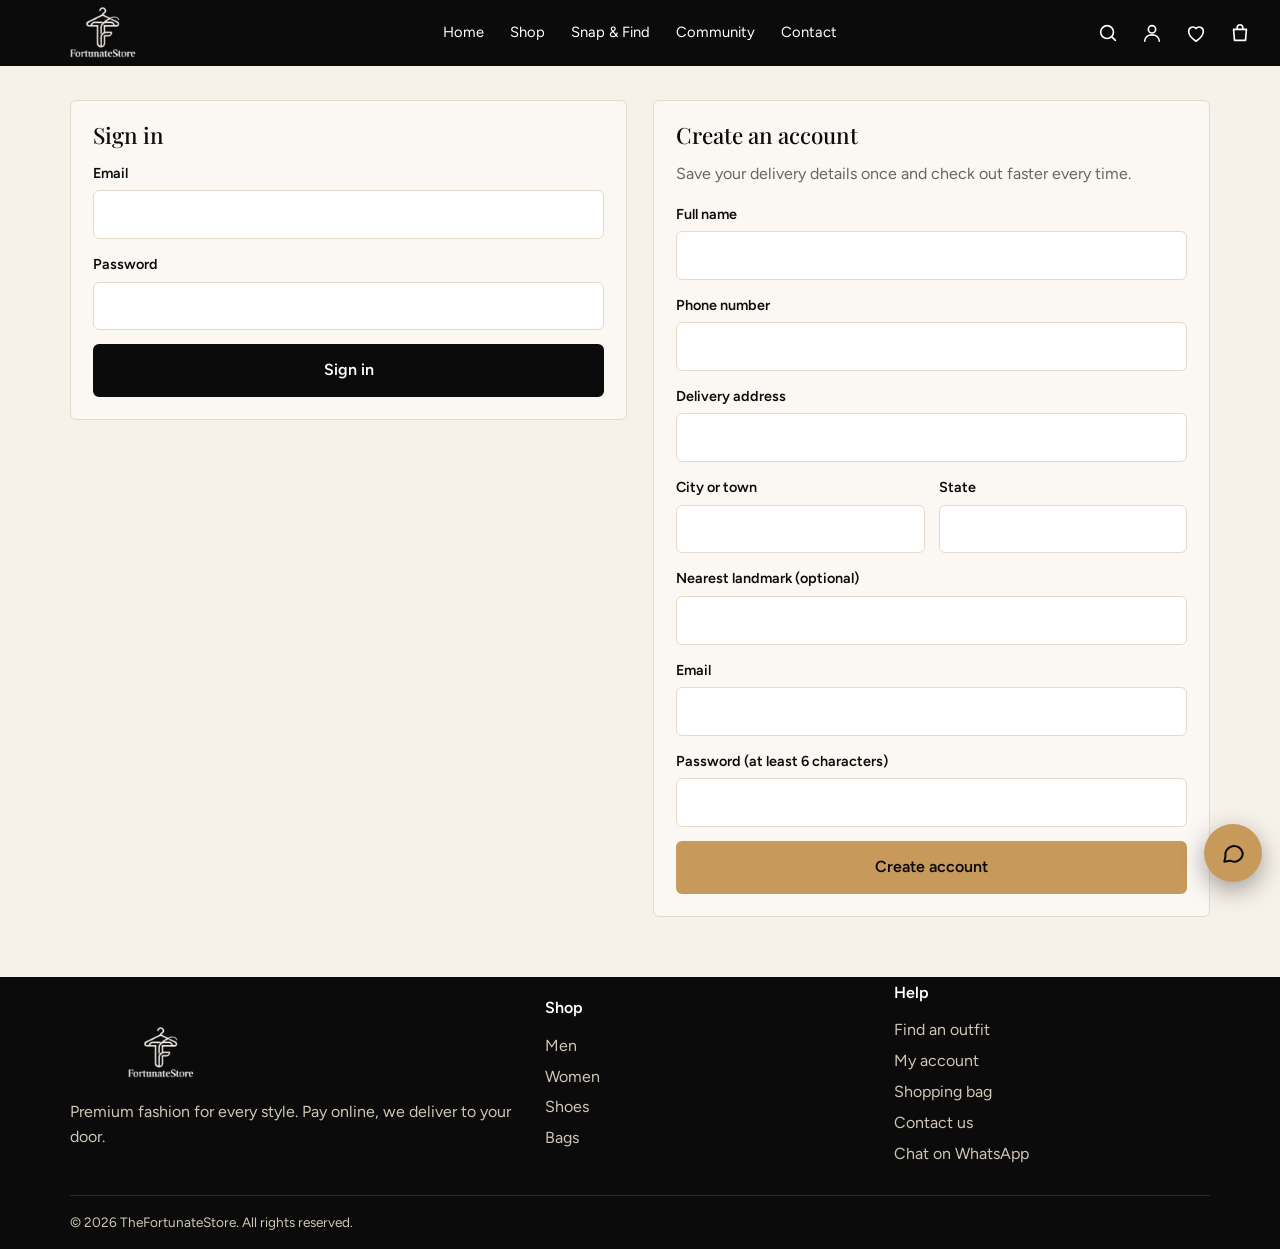
<file: account.html>
<!doctype html>
<html lang="en">
<head>
<meta charset="utf-8">
<meta name="viewport" content="width=device-width,initial-scale=1">
<title>My account | TheFortunateStore</title>
<link rel="preconnect" href="https://fonts.googleapis.com"><link rel="preconnect" href="https://fonts.gstatic.com" crossorigin>
<link href="https://fonts.googleapis.com/css2?family=Playfair+Display:wght@500;600&family=Figtree:wght@400;500;600;700&display=swap" rel="stylesheet">
<link rel="stylesheet" href="css/style.css">
</head>
<body>
<div id="hdr"></div>
<div class="wrap" id="main"></div>
<div id="ftr"></div>
<script src="js/config.js"></script>
<script src="js/products.js"></script>
<script src="js/app.js"></script>
<script src="js/support-chat.js"></script>
<script>
const qs = new URLSearchParams(location.search);
const next = qs.get("next");
const goNext = () => { location.href = next === "cart" ? "cart.html" : "account.html"; };
const val = id => $("#" + id).value.trim();
const showMsg = (id, m) => { const e = $("#" + id); e.textContent = m; e.style.display = "block"; };

const addressFields = (u = {}) => `
  <div class="field"><label for="address">Delivery address</label><input id="address" value="${esc(u.address || "")}" autocomplete="street-address"></div>
  <div class="two">
    <div class="field"><label for="city">City or town</label><input id="city" value="${esc(u.city || "")}"></div>
    <div class="field"><label for="state">State</label><input id="state" value="${esc(u.state || "")}"></div>
  </div>
  <div class="field"><label for="landmark">Nearest landmark (optional)</label><input id="landmark" value="${esc(u.landmark || "")}"></div>`;
const profileFields = (u = {}) => `
  <div class="field"><label for="name">Full name</label><input id="name" value="${esc(u.name || "")}" autocomplete="name"></div>
  <div class="field"><label for="phone">Phone number</label><input id="phone" type="tel" value="${esc(u.phone || "")}" autocomplete="tel"></div>`;

function signedOut() {
  $("#main").innerHTML = `<div class="signed">
    <div class="box"><h2>Sign in</h2>
      <div id="e1" class="msg err" style="display:none"></div>
      <form id="login" novalidate>
        <div class="field"><label for="le">Email</label><input id="le" type="email" autocomplete="email"></div>
        <div class="field"><label for="lp">Password</label><input id="lp" type="password" autocomplete="current-password"></div>
        <button class="btn dark block" type="submit">Sign in</button>
      </form></div>
    <div class="box"><h2>Create an account</h2>
      <p class="muted" style="margin-bottom:16px">Save your delivery details once and check out faster every time.</p>
      <div id="e2" class="msg err" style="display:none"></div>
      <form id="signup" novalidate>
        ${profileFields()}${addressFields()}
        <div class="field"><label for="se">Email</label><input id="se" type="email" autocomplete="email"></div>
        <div class="field"><label for="sp">Password (at least 6 characters)</label><input id="sp" type="password" autocomplete="new-password"></div>
        <button class="btn block" type="submit">Create account</button>
      </form></div></div>`;
  $("#login").onsubmit = async e => {
    e.preventDefault();
    const email = val("le").toLowerCase(), u = users()[email];
    if (!u || u.hash !== await sha(val("lp"))) return showMsg("e1", "That email and password don't match. Check both and try again, or create an account.");
    LS.set("session", email); goNext();
  };
  $("#signup").onsubmit = async e => {
    e.preventDefault();
    const d = { name: val("name"), phone: val("phone"), state: val("state"), address: val("address"), city: val("city"), landmark: val("landmark"), email: val("se").toLowerCase() };
    if (["name", "phone", "address", "city", "state"].some(k => !d[k])) return showMsg("e2", "Fill in all the delivery details so we know where to send your order.");
    if (!/^\S+@\S+\.\S+$/.test(d.email)) return showMsg("e2", "Enter a valid email address, for example name@gmail.com.");
    if (val("sp").length < 6) return showMsg("e2", "Choose a password with at least 6 characters.");
    if (users()[d.email]) return showMsg("e2", "There is already an account with that email. Sign in on the left.");
    d.hash = await sha(val("sp")); saveUser(d); LS.set("session", d.email); goNext();
  };
}

const orderRow = (o, short) => {
  const p = byId(o.items[0].id);
  return `<div class="order">${p ? art(p) : ""}<div style="flex:1"><b>Order #${esc(o.ref)}</b> <span class="pill">Order received</span>
    <div class="muted" style="font-size:.88rem">${new Date(o.date).toLocaleDateString("en-NG", { day: "numeric", month: "short", year: "numeric" })}${short ? "" : ", " + o.items.map(i => `${i.qty} x ${esc(i.name)}`).join(", ")}</div></div><b>${money(o.total)}</b></div>`;
};

function signedIn(u) {
  const mine = LS.get("orders", []).filter(o => o.owner === u.email);
  const spent = mine.reduce((n, o) => n + o.total, 0), saved = wishes().map(byId).filter(Boolean);
  let tab = qs.get("tab") || "dash";
  const TABS = [["dash", "Dashboard"], ["orders", "My Orders"], ["address", "My Addresses"], ["profile", "My Profile"], ["requests", "Outfit Requests"], ["saved", "Saved Items"]];
  const views = {
    dash: () => `<div class="sec-head" style="margin:0"><div><h2>My Dashboard</h2><p class="muted">Track your orders and manage your account.</p></div><a class="btn" href="shop.html">Keep shopping</a></div>
      <div class="stats"><div class="stat"><b>${mine.length}</b><span>Total orders</span></div><div class="stat"><b>${mine.reduce((n, o) => n + o.items.reduce((m, i) => m + i.qty, 0), 0)}</b><span>Items bought</span></div><div class="stat"><b>${saved.length}</b><span>Saved items</span></div><div class="stat"><b>${money(spent)}</b><span>Total spent</span></div></div>
      <div class="sec-head"><h2 style="font-size:1.3rem">Recent Orders</h2></div>${mine.length ? mine.slice(0, 3).map(o => orderRow(o, true)).join("") : `<div class="empty"><p>No orders yet.</p><a class="btn" style="margin-top:14px" href="shop.html">Start shopping</a></div>`}`,
    orders: () => `<h2 style="margin-bottom:16px">My Orders</h2>${mine.length ? mine.map(o => orderRow(o)).join("") : `<div class="empty"><p>No orders yet.</p><a class="btn" style="margin-top:14px" href="shop.html">Start shopping</a></div>`}`,
    address: () => `<h2 style="margin-bottom:6px">My Addresses</h2><p class="muted" style="margin-bottom:18px">We deliver to this address. You can change it for any order at checkout.</p>
      <div class="box" style="max-width:520px"><div id="m1" class="msg err" style="display:none"></div><div id="m2" class="msg ok" style="display:none">Address saved.</div>
      <form id="fa" novalidate>${addressFields(u)}<button class="btn block" type="submit">Save address</button></form></div>`,
    profile: () => `<h2 style="margin-bottom:18px">My Profile</h2>
      <div class="box" style="max-width:520px"><div id="m1" class="msg err" style="display:none"></div><div id="m2" class="msg ok" style="display:none">Profile saved.</div>
      <form id="fp" novalidate>${profileFields(u)}<div class="field"><label>Email</label><input value="${esc(u.email)}" disabled></div><button class="btn block" type="submit">Save profile</button></form></div>`,
    requests: () => { const r = LS.get("requests", []).filter(x => x.owner === u.email);
      return `<div class="sec-head" style="margin:0 0 16px"><div><h2>Outfit Requests</h2><p class="muted">Photos you sent us to find. We message you when we have a match in stock.</p></div><a class="btn" href="find-outfit.html">New request</a></div>` +
        (r.length ? r.map(reqRow).join("") : `<div class="empty"><p>No requests yet. Saw something you love? Send us a photo.</p><a class="btn" style="margin-top:14px" href="find-outfit.html">Find an outfit</a></div>`); },
    saved: () => `<h2 style="margin-bottom:18px">Saved Items</h2>${saved.length ? `<div class="grid">${saved.map(tile).join("")}</div>` : `<div class="empty"><p>Tap the heart on any product to save it here.</p><a class="btn" style="margin-top:14px" href="shop.html">Browse products</a></div>`}`
  };
  const draw = () => {
    $("#main").innerHTML = `<div class="dash"><aside>
      <div class="who"><div class="avatar">${esc(u.name.split(" ").map(w => w[0]).slice(0, 2).join("").toUpperCase())}</div><b>${esc(u.name)}</b><div class="muted" style="font-size:.85rem">${esc(u.email)}</div></div>
      <nav class="dnav">${TABS.map(([k, l]) => `<button data-t="${k}" class="${tab === k ? "on" : ""}">${l}</button>`).join("")}<button id="out">Logout</button></nav></aside>
      <main>${views[tab]()}</main></div>`;
    $$(".dnav [data-t]").forEach(b => b.onclick = () => { tab = b.dataset.t; draw(); });
    $("#out").onclick = () => { LS.set("session", null); location.href = "index.html"; };
    const save = (id, keys) => { const f = $(id); if (!f) return; f.onsubmit = e => {
      e.preventDefault(); const d = Object.fromEntries(keys.map(k => [k, val(k)]));
      if (keys.filter(k => k !== "landmark").some(k => !d[k])) { $("#m2").style.display = "none"; return showMsg("m1", "Fill in all the required details."); }
      $("#m1").style.display = "none"; Object.assign(u, d); saveUser(u); $("#m2").style.display = "block"; layout("account");
    }; };
    save("#fa", ["address", "city", "state", "landmark"]); save("#fp", ["name", "phone"]);
  };
  draw();
}

layout("account");
const me = currentUser();
me ? signedIn(me) : signedOut();
</script>
</body>
</html>
</file>
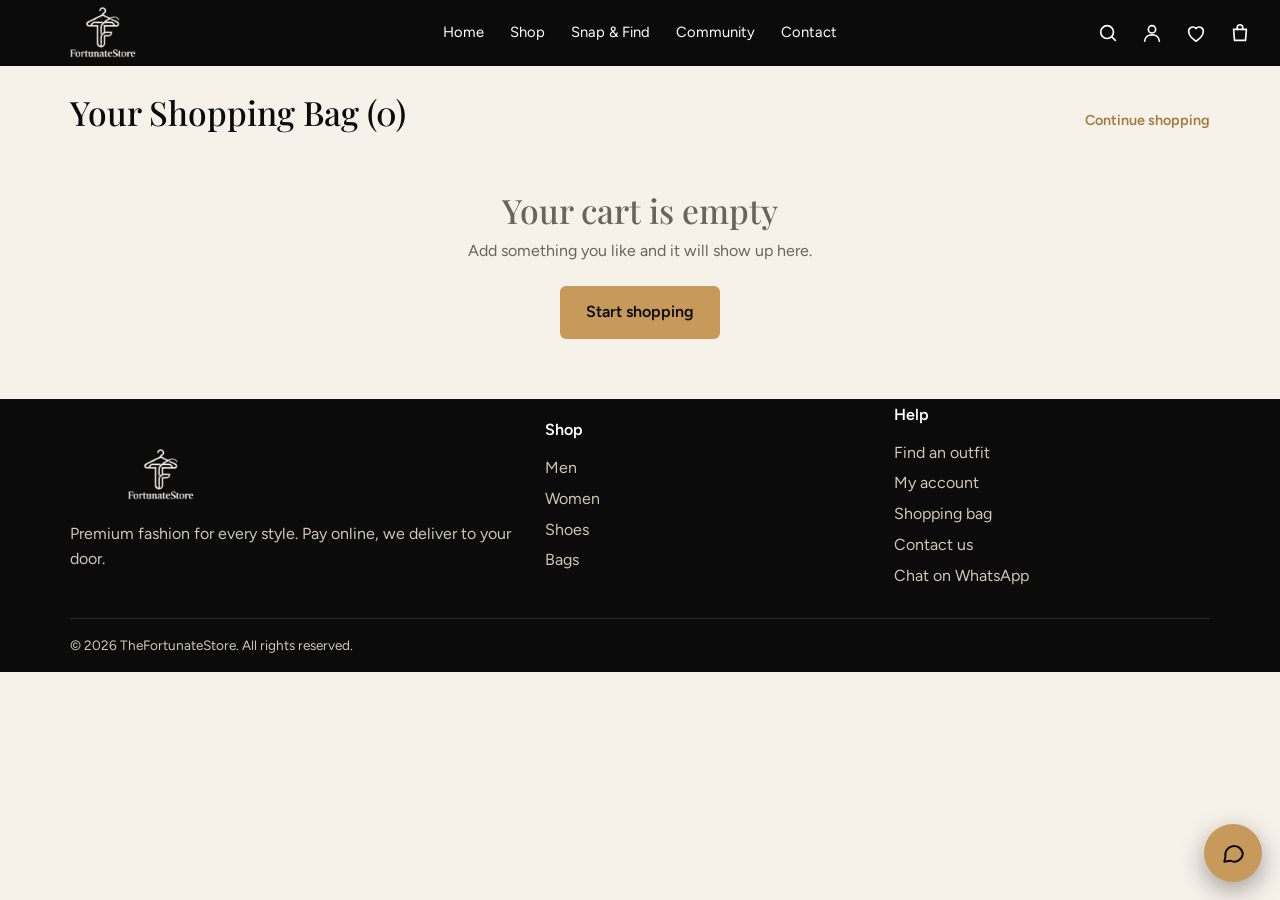
<file: cart.html>
<!doctype html>
<html lang="en">
<head>
<meta charset="utf-8">
<meta name="viewport" content="width=device-width,initial-scale=1">
<title>Shopping bag | TheFortunateStore</title>
<link rel="preconnect" href="https://fonts.googleapis.com"><link rel="preconnect" href="https://fonts.gstatic.com" crossorigin>
<link href="https://fonts.googleapis.com/css2?family=Playfair+Display:wght@500;600&family=Figtree:wght@400;500;600;700&display=swap" rel="stylesheet">
<link rel="stylesheet" href="css/style.css">
</head>
<body>
<div id="hdr"></div>
<div class="wrap"><div class="sec-head" style="margin:28px 0 0"><h2 id="ph">Your Shopping Bag</h2><a class="link" href="shop.html">Continue shopping</a></div></div>
<div class="wrap" id="main"></div>
<div id="ftr"></div>
<script src="https://js.paystack.co/v1/inline.js"></script>
<script src="js/config.js"></script>
<script src="js/products.js"></script>
<script src="js/app.js"></script>
<script src="js/support-chat.js"></script>
<script>
layout("cart");
const demoMode = /X{4,}/.test(S.paystackKey);
const orderLink = o => "https://wa.me/" + S.whatsapp + "?text=" + encodeURIComponent(orderText(o));

function orderText(o) {
  return `NEW ORDER ${o.ref}\n\n` +
    o.items.map(i => `${i.qty} x ${i.name} (${i.color}, size ${i.size}) = ${money(i.price * i.qty)}`).join("\n") +
    `\n\nSubtotal: ${money(o.subtotal)}\nDelivery: ${money(o.delivery)}\nTOTAL PAID: ${money(o.total)}\n\n` +
    `DELIVER TO\n${o.customer.name}\nPhone: ${o.customer.phone}\nEmail: ${o.customer.email}\n` +
    `${o.customer.address}${o.customer.landmark ? ", near " + o.customer.landmark : ""}\n${o.customer.city}, ${o.customer.state}` +
    (o.customer.note ? `\nNote: ${o.customer.note}` : "") +
    `\n\nPayment: ${o.demo ? "TEST MODE, no payment taken" : "Paystack ref " + o.ref}`;
}

function show() {
  const { lines, subtotal, delivery, total } = cartLines();
  const u = currentUser();
  $("#ph").textContent = "Your Shopping Bag (" + cartCount() + ")";
  if (!lines.length) {
    $("#main").innerHTML = `<div class="empty"><h2>Your cart is empty</h2><p style="margin:10px auto 22px">Add something you like and it will show up here.</p><a class="btn" href="shop.html">Start shopping</a></div>`;
    return;
  }
  const items = lines.map((l, i) => `
    <div class="line">
      ${art(l.p)}
      <div><a href="product.html?id=${l.p.id}"><b>${esc(l.p.name)}</b></a>
        <div class="muted" style="font-size:.9rem">${esc(l.color)}, size ${esc(l.size)}</div>${l.off ? `<span class="pill">${Math.round(l.off * 100)}% off deal</span>` : ""}
        <button class="rm" data-rm="${i}">Remove</button></div>
      <div style="text-align:right"><b>${money(l.unit * l.qty)}</b>${l.off ? `<div class="muted" style="font-size:.8rem"><s>${money(l.p.price * l.qty)}</s></div>` : ""}
        <div class="qty" style="margin-top:8px"><button data-dec="${i}" aria-label="Fewer">−</button><span>${l.qty}</span><button data-inc="${i}" aria-label="More">+</button></div></div>
    </div>`).join("");

  const form = u ? `
    <form id="pay" novalidate>
      <h2>Delivery details</h2>
      <p class="muted" style="margin-bottom:16px">Taken from your account. Change anything for this order.</p>
      <div id="err" class="msg err" style="display:none"></div>
      <div class="two">
        <div class="field"><label for="name">Full name</label><input id="name" value="${esc(u.name)}" autocomplete="name"></div>
        <div class="field"><label for="phone">Phone number</label><input id="phone" type="tel" value="${esc(u.phone)}" autocomplete="tel"></div>
      </div>
      <div class="field"><label for="address">Delivery address</label><input id="address" value="${esc(u.address)}" autocomplete="street-address"></div>
      <div class="two">
        <div class="field"><label for="city">City or town</label><input id="city" value="${esc(u.city)}"></div>
        <div class="field"><label for="state">State</label><input id="state" value="${esc(u.state)}"></div>
      </div>
      <div class="field"><label for="landmark">Nearest landmark (optional)</label><input id="landmark" value="${esc(u.landmark || "")}"></div>
      <div class="field"><label for="note">Note for us (optional)</label><textarea id="note" rows="2"></textarea></div>
      <h2 style="margin-top:8px">Order Summary</h2>
      <div class="sum"><span>Subtotal</span><span>${money(subtotal)}</span></div>
      <div class="sum"><span>Delivery Fee</span><span>${delivery ? money(delivery) : "Free"}</span></div>
      <div class="sum total"><span>Total</span><span>${money(total)}</span></div>
      ${demoMode ? `<div class="msg ok" style="margin-top:14px">Test mode: add your Paystack key in js/config.js to take real payments. Right now no money is charged.</div>` : ""}
      <button class="btn block" style="margin-top:14px" id="payBtn" type="submit">Pay ${money(total)}</button>
    </form>` : `
    <h2>Almost there</h2>
    <p class="muted" style="margin-bottom:18px">Create an account or sign in so we know where to deliver. It takes a minute and your details are saved for next time.</p>
    <div class="sum"><span>Subtotal</span><span>${money(subtotal)}</span></div>
    <div class="sum"><span>Delivery</span><span>${delivery ? money(delivery) : "Free"}</span></div>
    <div class="sum total"><span>Total</span><span>${money(total)}</span></div>
    <a class="btn block" style="margin-top:16px" href="sign-in.html?next=cart.html">Sign in or create account</a>`;

  $("#main").innerHTML = `<div class="cart-grid"><div><div class="box">${items}</div><div class="secure"><svg viewBox="0 0 24 24" fill="none" stroke="currentColor" stroke-width="1.6"><path d="M12 3 5 6v5c0 5 3 8 7 10 4-2 7-5 7-10V6z"/><path d="m9 12 2 2 4-4"/></svg><div><b>Secure checkout</b><br><span class="muted">Your payment is handled by Paystack.</span></div></div></div><div class="box">${form}</div></div>`;

  $$("[data-rm]").forEach(b => b.onclick = () => { const c = getCart(); c.splice(+b.dataset.rm, 1); saveCart(c); show(); });
  $$("[data-inc]").forEach(b => b.onclick = () => { const c = getCart(); c[+b.dataset.inc].qty = Math.min(10, c[+b.dataset.inc].qty + 1); saveCart(c); show(); });
  $$("[data-dec]").forEach(b => b.onclick = () => { const c = getCart(); const i = +b.dataset.dec; c[i].qty > 1 ? c[i].qty-- : c.splice(i, 1); saveCart(c); show(); });
  const f = $("#pay"); if (f) f.onsubmit = e => { e.preventDefault(); startPayment(); };
}

function fail(msg) { const e = $("#err"); e.textContent = msg; e.style.display = "block"; e.scrollIntoView({ behavior: "smooth", block: "center" }); }

function startPayment() {
  const v = id => $("#" + id).value.trim();
  const customer = { name: v("name"), phone: v("phone"), email: currentUser().email, address: v("address"), city: v("city"), state: v("state"), landmark: v("landmark"), note: v("note") };
  const missing = ["name", "phone", "address", "city", "state"].find(k => !customer[k]);
  if (missing) return fail("Fill in your " + { name: "full name", phone: "phone number", address: "delivery address", city: "city or town", state: "state" }[missing] + " so we can deliver.");
  if (!/^[0-9+\s-]{7,}$/.test(customer.phone)) return fail("Enter a phone number we can call, for example 0803 000 0000.");

  const { lines, subtotal, delivery, total } = cartLines();
  const make = ref => ({
    ref, date: new Date().toISOString(), demo: demoMode, customer, subtotal, delivery, total,
    items: lines.map(l => ({ id: l.p.id, name: l.p.name, color: l.color, size: l.size, qty: l.qty, price: l.unit }))
  });

  if (demoMode) return finish(make("TEST-" + Date.now()));
  if (typeof PaystackPop === "undefined") return fail("The payment window could not load. Check your internet connection and try again.");

  const ref = "ORD-" + Date.now();
  $("#payBtn").disabled = true;
  PaystackPop.setup({
    key: S.paystackKey, email: customer.email, amount: total * 100, currency: "NGN", ref,
    metadata: { custom_fields: [{ display_name: "Customer", variable_name: "customer", value: customer.name }, { display_name: "Phone", variable_name: "phone", value: customer.phone }] },
    callback: function (res) { finish(make(res.reference)); },
    onClose: function () { const b = $("#payBtn"); if (b) b.disabled = false; }
  }).openIframe();
}

async function finish(order) {
  // 1. Save in the customer's order history
  const orders = LS.get("orders", []); orders.unshift({ ...order, owner: order.customer.email }); LS.set("orders", orders);
  // 2. Update saved address on their account
  const u = currentUser(); Object.assign(u, { name: order.customer.name, phone: order.customer.phone, address: order.customer.address, city: order.customer.city, state: order.customer.state, landmark: order.customer.landmark }); saveUser(u);
  // 3. Email the order to the owner
  if (!/X{4,}/.test(S.formEndpoint)) {
    try {
      await fetch(S.formEndpoint, { method: "POST", headers: { "Content-Type": "application/json", Accept: "application/json" },
        body: JSON.stringify({ _subject: "New order " + order.ref + " from " + order.customer.name, email: order.customer.email, message: orderText(order) }) });
    } catch (e) { /* the WhatsApp button below is the backup */ }
  }
  // 4. Clear cart and confirm
  saveCart([]);
  $("#main").innerHTML = `<div class="done">
    <h1>Thank you, ${esc(order.customer.name.split(" ")[0])}. Your order is in.</h1>
    <p>Order <b>${esc(order.ref)}</b> for <b>${money(order.total)}</b>. We will pack it and deliver it to ${esc(order.customer.address)}, ${esc(order.customer.city)}. We will call ${esc(order.customer.phone)} if we need anything.</p>
    ${order.demo ? `<div class="msg ok" style="max-width:520px;margin:0 auto 20px">This was a test order. No payment was taken.</div>` : ""}
    <a class="btn" href="${orderLink(order)}" target="_blank" rel="noopener">Send order details on WhatsApp</a>
    <p class="muted" style="margin:14px auto 22px;font-size:.92rem">Tap the button to message us your order so we can confirm it faster.</p>
    <a class="btn ghost" href="account.html">View my orders</a>
  </div>`;
  window.scrollTo({ top: 0, behavior: "smooth" });
}
show();
</script>
</body>
</html>
</file>
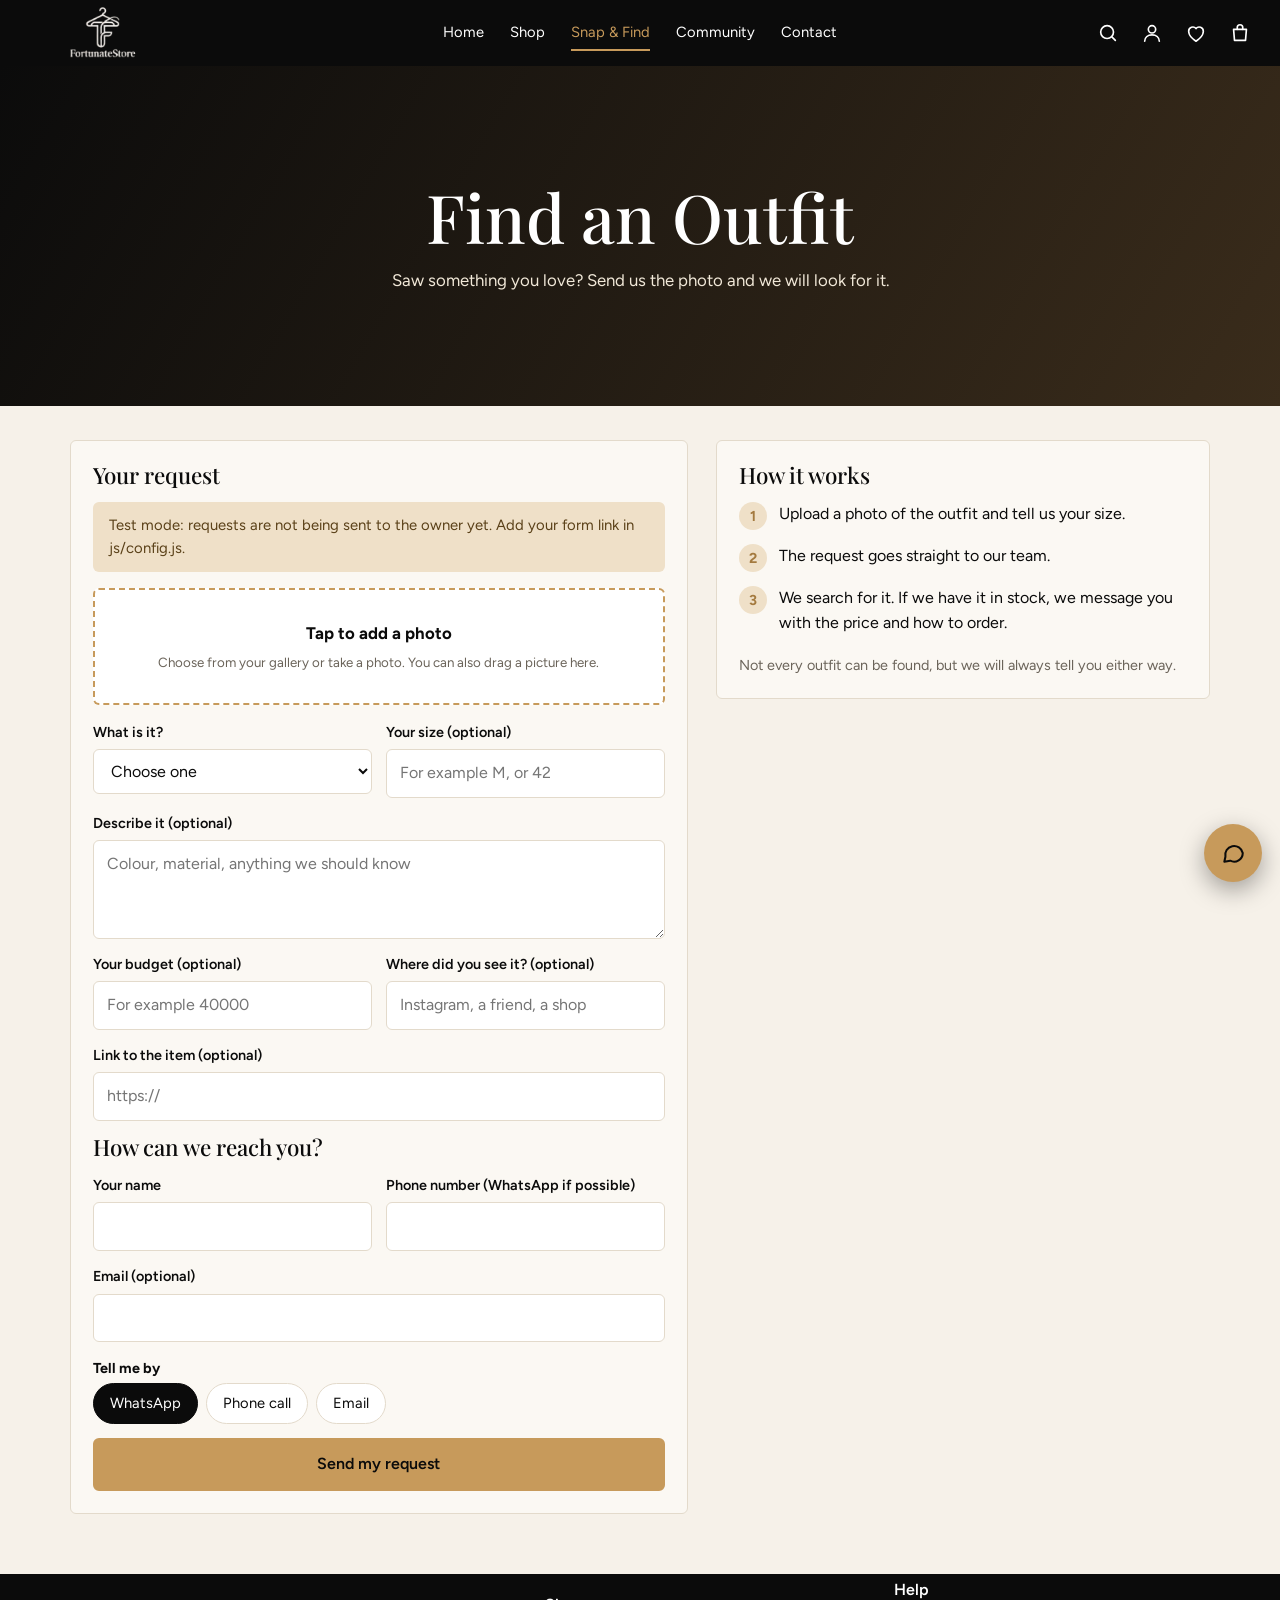
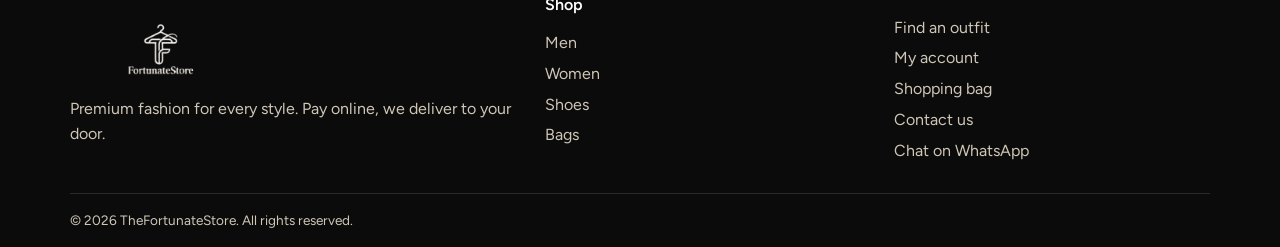
<file: Find-outfit.html>
<!doctype html>
<html lang="en">
<head>
<meta charset="utf-8">
<meta name="viewport" content="width=device-width,initial-scale=1">
<title>Find an Outfit | TheFortunateStore</title>
<link rel="preconnect" href="https://fonts.googleapis.com"><link rel="preconnect" href="https://fonts.gstatic.com" crossorigin>
<link href="https://fonts.googleapis.com/css2?family=Playfair+Display:wght@500;600&family=Figtree:wght@400;500;600;700&display=swap" rel="stylesheet">
<link rel="stylesheet" href="css/style.css">
<style>
/* Styles for this page only, so it works with any version of style.css */
[hidden]{display:none!important}
.fo-wrap{display:grid;grid-template-columns:1.25fr 1fr;gap:28px;padding:34px 0 60px;align-items:start}
.fo-find-wrap{display:grid;grid-template-columns:1.25fr 1fr;gap:28px;padding:34px 0 60px;align-items:start}
.fo-drop{position:relative;display:grid;place-items:center;text-align:center;gap:6px;padding:30px 16px;border:2px dashed #C79A5B;border-radius:6px;background:#fff;cursor:pointer;margin-bottom:16px;transition:background .15s}
.fo-drop:hover,.fo-drop.fo-over{background:#EFE0C8}
.fo-drop input{position:absolute;width:1px;height:1px;opacity:0;pointer-events:none}
.fo-drop:focus-within{outline:3px solid #C79A5B;outline-offset:2px}
.fo-drop b{font-size:1.05rem}
.fo-drop small{color:#6B645A}
.fo-preview{position:relative;margin-bottom:16px}
.fo-preview img{display:block;width:100%;max-height:340px;object-fit:contain;background:#fff;border:1px solid #E3DACB;border-radius:6px}
.fo-preview button{position:absolute;top:8px;right:8px}
.fo-contact-pref{display:flex;gap:8px;flex-wrap:wrap;margin:2px 0 14px}
.fo-contact-pref label{cursor:pointer}
.fo-contact-pref input{position:absolute;opacity:0;width:1px;height:1px}
.fo-contact-pref span{display:inline-block;padding:8px 16px;border:1.5px solid #E3DACB;border-radius:999px;background:#fff;font-size:.92rem}
.fo-contact-pref input:checked+span{background:#0B0B0B;border-color:#0B0B0B;color:#fff}
.fo-contact-pref input:focus-visible+span{outline:3px solid #C79A5B;outline-offset:2px}
.fo-steps-list{display:grid;gap:14px;margin-top:6px}
.fo-steps-list div{display:flex;gap:12px}
.fo-steps-list b{display:grid;place-items:center;flex:none;width:28px;height:28px;border-radius:50%;background:#EFE0C8;color:#A47A3F;font-size:.9rem}
.fo-sent{text-align:center;padding:50px 16px 70px}
.fo-sent h1{font-size:clamp(1.9rem,4vw,2.8rem);margin-bottom:10px}
.fo-sent p{margin:0 auto 18px}
.fo-acts{display:flex;gap:12px;justify-content:center;flex-wrap:wrap}
@media (max-width:900px){.fo-find-wrap{grid-template-columns:1fr;padding-top:22px}.fo-drop{padding:24px 12px}}
@media (max-width:520px){.fo-acts .btn{width:100%}}
</style>
</head>
<body>
<div id="hdr"></div>
<section class="banner"><div class="wrap"><h1>Find an Outfit</h1><p>Saw something you love? Send us the photo and we will look for it.</p></div></section>

<div class="wrap" id="main">
  <div class="fo-find-wrap">
    <form class="box" id="f" novalidate>
      <h2>Your request</h2>
      <div id="test" class="msg ok" hidden>Test mode: requests are not being sent to the owner yet. Add your form link in js/config.js.</div>
      <div id="err" class="msg err" role="alert" hidden></div>

      <label class="fo-drop" id="drop" for="photo">
        <input id="photo" type="file" accept="image/*">
        <b>Tap to add a photo</b>
        <small>Choose from your gallery or take a photo. You can also drag a picture here.</small>
      </label>
      <div class="fo-preview" id="preview" hidden>
        <img id="pimg" alt="Your photo">
        <button type="button" class="btn dark sm" id="swap">Change photo</button>
      </div>

      <div class="two">
        <div class="field"><label for="what">What is it?</label>
          <select id="what"><option value="">Choose one</option><option>Dress</option><option>Top or shirt</option><option>Trousers</option><option>Suit or blazer</option><option>Shoes</option><option>Bag</option><option>Belt</option><option>Tie</option><option>Hat</option><option>Other</option></select></div>
        <div class="field"><label for="size">Your size (optional)</label><input id="size" placeholder="For example M, or 42"></div>
      </div>
      <div class="field"><label for="desc">Describe it (optional)</label><textarea id="desc" rows="3" placeholder="Colour, material, anything we should know"></textarea></div>
      <div class="two">
        <div class="field"><label for="budget">Your budget (optional)</label><input id="budget" inputmode="numeric" placeholder="For example 40000"></div>
        <div class="field"><label for="seen">Where did you see it? (optional)</label><input id="seen" placeholder="Instagram, a friend, a shop"></div>
      </div>
      <div class="field"><label for="link">Link to the item (optional)</label><input id="link" type="url" placeholder="https://"></div>

      <h2 style="margin-top:10px">How can we reach you?</h2>
      <div class="two">
        <div class="field"><label for="name">Your name</label><input id="name" autocomplete="name"></div>
        <div class="field"><label for="phone">Phone number (WhatsApp if possible)</label><input id="phone" type="tel" autocomplete="tel"></div>
      </div>
      <div class="field"><label for="email">Email (optional)</label><input id="email" type="email" autocomplete="email"></div>
      <b style="font-size:.9rem">Tell me by</b>
      <div class="fo-contact-pref" role="radiogroup" aria-label="How should we contact you">
        <label><input type="radio" name="prefer" value="WhatsApp" checked><span>WhatsApp</span></label>
        <label><input type="radio" name="prefer" value="phone call"><span>Phone call</span></label>
        <label><input type="radio" name="prefer" value="email"><span>Email</span></label>
      </div>
      <button class="btn block" id="go" type="submit">Send my request</button>
    </form>

    <aside class="box">
      <h2>How it works</h2>
      <div class="fo-steps-list">
        <div><b>1</b><span>Upload a photo of the outfit and tell us your size.</span></div>
        <div><b>2</b><span>The request goes straight to our team.</span></div>
        <div><b>3</b><span>We search for it. If we have it in stock, we message you with the price and how to order.</span></div>
      </div>
      <p class="muted" style="margin-top:18px;font-size:.9rem">Not every outfit can be found, but we will always tell you either way.</p>
    </aside>
  </div>
</div>
<div id="ftr"></div>
<script src="js/config.js"></script>
<script src="js/products.js"></script>
<script src="js/app.js"></script>
<script src="js/support-chat.js"></script>
<script>
layout("find");
(() => {
const notSet = v => !v || /X{4,}/.test(v);
const live = !notSet(S.formEndpoint);
if (!live) $("#test").hidden = false;
let file = null, thumb = "";
const show = (m) => { const e = $("#err"); e.textContent = m; e.hidden = false; e.scrollIntoView({ behavior: "smooth", block: "center" }); };

/* prefill from the signed-in account */
const u = currentUser();
if (u) { $("#name").value = u.name || ""; $("#phone").value = u.phone || ""; $("#email").value = u.email || ""; }

/* photo picking */
function resize(f, max, q = .85) {
  return new Promise(res => {
    const img = new Image(), url = URL.createObjectURL(f);
    img.onload = () => {
      const k = Math.min(1, max / Math.max(img.width, img.height)), c = document.createElement("canvas");
      c.width = Math.round(img.width * k); c.height = Math.round(img.height * k);
      c.getContext("2d").drawImage(img, 0, 0, c.width, c.height); URL.revokeObjectURL(url);
      c.toBlob(b => res({ blob: b, url: c.toDataURL("image/jpeg", q) }), "image/jpeg", q);
    };
    img.onerror = () => { URL.revokeObjectURL(url); res(null); };
    img.src = url;
  });
}
async function take(f) {
  if (!f) return;
  if (!/^image\//.test(f.type)) return show("That file is not a picture. Choose a photo from your gallery.");
  const big = await resize(f, 1400), small = await resize(f, 240, .7);
  if (!big) return show("We could not open that photo. Try a different one.");
  file = big.blob; thumb = small.url;
  $("#pimg").src = big.url; $("#preview").hidden = false; $("#drop").hidden = true; $("#err").hidden = true;
}
$("#photo").onchange = e => take(e.target.files[0]);
$("#swap").onclick = () => { $("#photo").value = ""; $("#preview").hidden = true; $("#drop").hidden = false; file = null; thumb = ""; $("#photo").click(); };
["dragover", "dragenter"].forEach(n => $("#drop").addEventListener(n, e => { e.preventDefault(); $("#drop").classList.add("fo-over"); }));
["dragleave", "drop"].forEach(n => $("#drop").addEventListener(n, e => { e.preventDefault(); $("#drop").classList.remove("fo-over"); }));
$("#drop").addEventListener("drop", e => take(e.dataTransfer.files[0]));

/* a photo dropped on the home page arrives here */
try {
  const pending = sessionStorage.getItem("finderPhoto");
  if (pending) { sessionStorage.removeItem("finderPhoto"); fetch(pending).then(r => r.blob()).then(b => take(new File([b], "photo.jpg", { type: b.type || "image/jpeg" }))).catch(() => {}); }
} catch {}

/* helpers */
const intl = p => { let d = String(p).replace(/\D/g, ""); if (d.startsWith("0")) d = "234" + d.slice(1); return d; };
const val = id => $("#" + id).value.trim();

async function uploadPhoto() {
  if (notSet(S.imageUploadKey) || !file) return "";
  try {
    const fd = new FormData(); fd.append("image", file, "request.jpg");
    const r = await fetch("https://api.imgbb.com/1/upload?key=" + encodeURIComponent(S.imageUploadKey), { method: "POST", body: fd });
    const j = await r.json(); return (j && j.data && j.data.url) || "";
  } catch { return ""; }
}

function message(r) {
  return `OUTFIT REQUEST ${r.ref}\n\nSomeone needs this item. Please check if we have it in stock.\n\n` +
    `Item: ${r.what}\n` + (r.desc ? `Details: ${r.desc}\n` : "") + (r.size ? `Size: ${r.size}\n` : "") +
    (r.budget ? `Budget: ${S.currency}${r.budget}\n` : "") + (r.seen ? `Seen at: ${r.seen}\n` : "") + (r.link ? `Item link: ${r.link}\n` : "") +
    `Photo: ${r.photoUrl || "(not attached, the shopper will send it on WhatsApp)"}\n\n` +
    `SHOPPER\n${r.name}\nPhone: ${r.phone}\n` + (r.email ? `Email: ${r.email}\n` : "") + `Wants to hear back by: ${r.prefer}\n` +
    `Reply on WhatsApp: https://wa.me/${intl(r.phone)}`;
}

$("#f").onsubmit = async e => {
  e.preventDefault(); $("#err").hidden = true;
  const r = { ref: "REQ-" + Date.now().toString(36).toUpperCase(), date: new Date().toISOString(), what: val("what") || "Outfit", desc: val("desc"), size: val("size"), budget: val("budget"), seen: val("seen"), link: val("link"),
    name: val("name"), phone: val("phone"), email: val("email"), prefer: (document.querySelector('input[name=prefer]:checked') || {}).value || "WhatsApp", owner: u ? u.email : "", thumb, photoUrl: "", cat: "", note: "", notify: "", status: "Searching" };
  r.cat = r.what; r.note = r.desc; r.notify = r.prefer;
  if (!file && !r.link) return show("Add a photo of the outfit, or paste a link to it.");
  if (!r.name) return show("Enter your name so we know who to contact.");
  if (!/^[0-9+\s-]{7,}$/.test(r.phone)) return show("Enter a phone number we can reach you on, for example 0803 000 0000.");
  if (r.email && !/^\S+@\S+\.\S+$/.test(r.email)) return show("That email address does not look right. Check it or leave it empty.");
  if (r.prefer === "email" && !r.email) return show("You chose email, so enter your email address.");

  const btn = $("#go"); btn.disabled = true; btn.textContent = "Sending...";
  r.photoUrl = await uploadPhoto();
  const text = message(r);
  let sent = false;

  // 1. Email to the owner
  if (live) {
    try {
      const res = await fetch(S.formEndpoint, { method: "POST", headers: { "Content-Type": "application/json", Accept: "application/json" },
        body: JSON.stringify({ _subject: "Outfit request " + r.ref + ": " + r.what, email: r.email || "no-email@thefortunatestore.com", name: r.name, message: text, photo: r.photoUrl }) });
      sent = res.ok;
    } catch { sent = false; }
  }
  // 2. Automatic WhatsApp text to the owner (optional service)
  if (!notSet(S.callmebotKey)) {
    try { await fetch("https://api.callmebot.com/whatsapp.php?phone=" + intl(S.whatsapp) + "&text=" + encodeURIComponent(text) + "&apikey=" + encodeURIComponent(S.callmebotKey), { mode: "no-cors" }); sent = true; } catch {}
  }
  // 3. Keep a copy in the shopper's account
  const all = LS.get("requests", []); all.unshift(r); LS.set("requests", all.slice(0, 30));

  if (live && !sent) { btn.disabled = false; btn.textContent = "Send my request"; return show("Your request did not send. Check your internet and try again, or message us on WhatsApp."); }
  done(r, text, sent);
};

function done(r, text, sent) {
  const wa = "https://wa.me/" + S.whatsapp + "?text=" + encodeURIComponent(text);
  const canShare = file && navigator.canShare && navigator.canShare({ files: [new File([file], "outfit.jpg", { type: "image/jpeg" })] });
  $("#main").innerHTML = `<div class="fo-sent">
    <h1>Thank you, ${esc(r.name.split(" ")[0])}. We are on it.</h1>
    <p>Your request <b>${esc(r.ref)}</b> ${sent ? "has been sent to our team" : "is saved"}. We will look for it and contact you by ${esc(r.prefer)} on ${esc(r.phone)}.</p>
    ${sent ? "" : `<div class="msg ok" style="max-width:520px;margin:0 auto 16px">Test mode: nothing was sent to the owner. Use the WhatsApp button to send it by hand.</div>`}
    <p class="muted" style="font-size:.92rem">To help us find it faster, send the request on WhatsApp too${r.photoUrl ? "" : " and attach your photo"}.</p>
    <div class="fo-acts"><a class="btn" href="${wa}" target="_blank" rel="noopener">Send on WhatsApp</a>
    ${canShare ? `<button class="btn dark" id="share" type="button">Share the photo</button>` : ""}
    <a class="btn ghost" href="shop.html">Keep shopping</a></div></div>`;
  const sh = $("#share");
  if (sh) sh.onclick = () => navigator.share({ files: [new File([file], "outfit.jpg", { type: "image/jpeg" })], text: "Outfit request " + r.ref }).catch(() => {});
  window.scrollTo({ top: 0, behavior: "smooth" });
}
})();
</script>
</body>
</html>
</file>
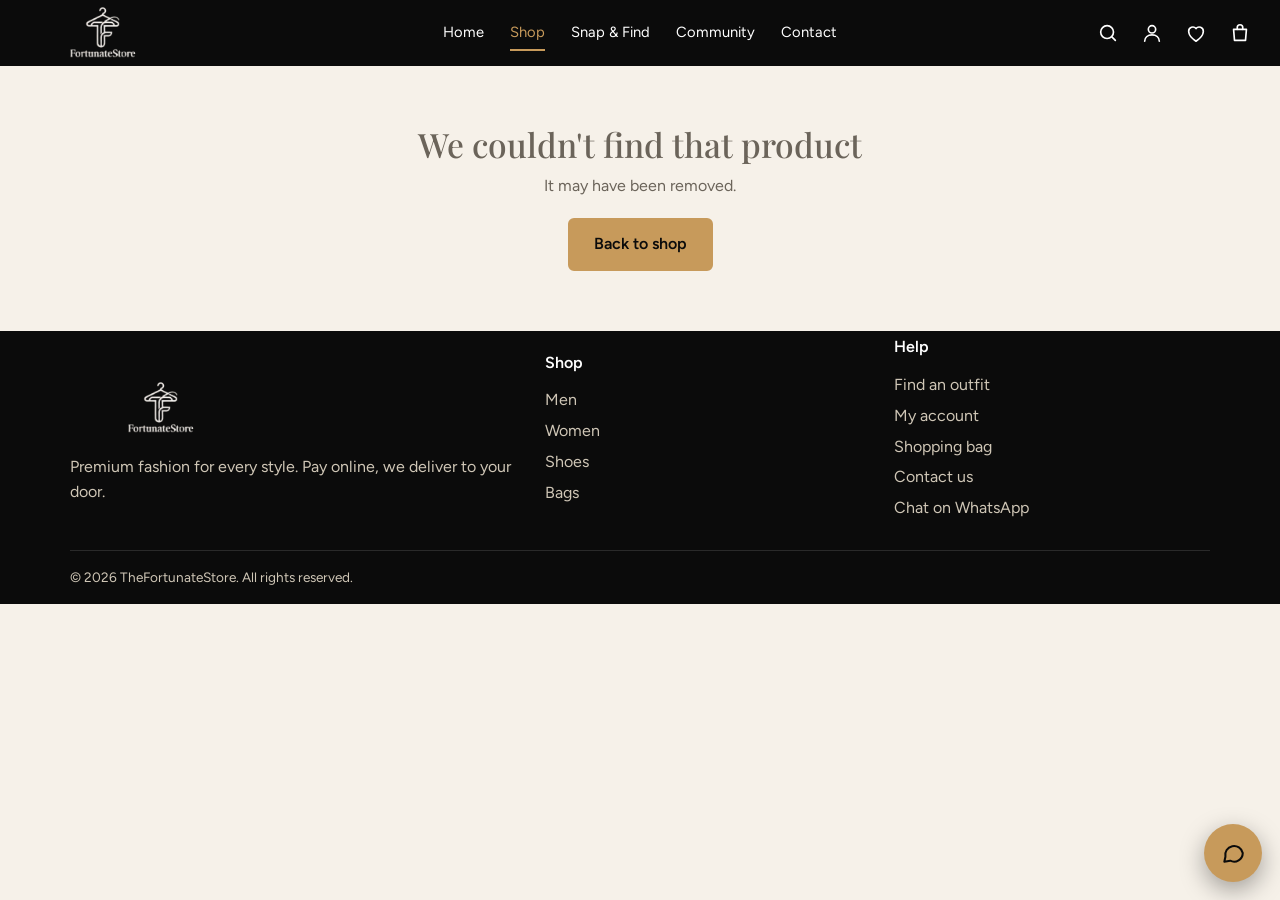
<file: product.html>
<!doctype html>
<html lang="en">
<head>
<meta charset="utf-8">
<meta name="viewport" content="width=device-width,initial-scale=1">
<title>Product | TheFortunateStore</title>
<link rel="preconnect" href="https://fonts.googleapis.com"><link rel="preconnect" href="https://fonts.gstatic.com" crossorigin>
<link href="https://fonts.googleapis.com/css2?family=Playfair+Display:wght@500;600&family=Figtree:wght@400;500;600;700&display=swap" rel="stylesheet">
<link rel="stylesheet" href="css/style.css">
</head>
<body>
<div id="hdr"></div>
<div class="wrap" id="main"></div>
<section class="sec" id="relWrap"><div class="wrap" style="padding:0"><div class="sec-head"><h2>You May Also Like</h2></div><div class="grid" id="rel"></div></div></section>
<div id="ftr"></div>
<script src="js/config.js"></script>
<script src="js/products.js"></script>
<script src="js/app.js"></script>
<script src="js/support-chat.js"></script>
<script>
layout("shop");
const SW = { White:"#FFFFFF", Black:"#111111", Navy:"#1F2A55", Charcoal:"#3A3A3A", Sand:"#D9C7A3", "Sky blue":"#9DB8E0", Tan:"#C9A063", Brown:"#5A3A25", Plum:"#7A2E57", Ivory:"#F4EFE3", Champagne:"#E6D3B0", Gold:"#C79A5B", Cream:"#F1E8D6", Nude:"#E2C2A6", "Off-white":"#EEEAE0", Natural:"#E4D3B0", Camel:"#C19A6B", Stone:"#BDB6A8", "Gold print":"#C79A5B", "Blue print":"#3E5C9A", "Black / Brown":"#3A2A20" };
const p = byId(new URLSearchParams(location.search).get("id"));
if (!p) {
  $("#main").innerHTML = `<div class="empty"><h2>We couldn't find that product</h2><p style="margin:10px auto 20px">It may have been removed.</p><a class="btn" href="shop.html">Back to shop</a></div>`;
  $("#relWrap").remove();
} else {
  document.title = p.name + " | " + S.name;
  let size = p.sizes.length === 1 ? p.sizes[0] : "", color = p.colors.length === 1 ? p.colors[0] : "", qty = 1, view = 0;
  const who = p.gender === "unisex" ? "Men" : p.gender === "men" ? "Men" : "Women";
  $("#main").innerHTML = `
  <div class="crumbs"><a href="index.html">Home</a> &gt; <a href="shop.html?g=${p.gender === "women" ? "women" : "men"}">${who}</a> &gt; <a href="shop.html?c=${p.cat}">${CAT_LABEL[p.cat]}</a> &gt; ${esc(p.name)}</div>
  <div class="pd">
    <div class="thumbs" id="thumbs">${[0, 1, 2, 3].map(i => `<button class="${i === 0 ? "on" : ""}" data-i="${i}" aria-label="Photo ${i + 1}">${art(p, i)}</button>`).join("")}</div>
    <div class="main" style="position:relative"><div id="big">${art(p)}</div>${heart(p.id)}</div>
    <div>
      <h1>${esc(p.name)}</h1>
      <span class="price">${money(p.price)}</span>
      <p style="margin-bottom:20px">${esc(p.desc)}</p>
      <b>Colour:</b> <span id="cname" class="muted">${color ? esc(color) : "Choose one"}</span>
      <div class="swatches" id="colors">${p.colors.map(c => `<button class="sw ${c === color ? "on" : ""}" data-v="${esc(c)}" style="background:${SW[c] || "#999"}" title="${esc(c)}" aria-label="${esc(c)}"></button>`).join("")}</div>
      <b>Size:</b>
      <div class="opts" id="sizes">${p.sizes.map(s => `<button class="opt ${s === size ? "on" : ""}" data-v="${esc(s)}">${esc(s)}</button>`).join("")}</div>
      <div id="err" class="msg err" style="display:none"></div>
      <b>Quantity:</b>
      <div style="margin:8px 0 18px"><div class="qty"><button id="minus" aria-label="Fewer">−</button><span id="q">1</span><button id="plus" aria-label="More">+</button></div></div>
      <button class="btn block" id="add" style="margin-bottom:10px">Add to Cart</button>
      <button class="btn dark block" id="now">Buy Now</button>
      <div class="perks"><span>Free delivery on orders above ${money(S.freeDeliveryOver)}</span><span>Secure payment by card, transfer or USSD</span></div>
    </div>
  </div>
  <div class="ptabs" id="ptabs"><button class="on" data-t="d">Description</button><button data-t="s">Delivery info</button></div>
  <div class="ptab" id="ptab"></div>`;
  const tabs = {
    d: `<p>${esc(p.desc)}</p>`,
    s: `<p>We deliver across Nigeria to the address saved on your account. Delivery costs ${money(S.deliveryFee)}, and is free on orders above ${money(S.freeDeliveryOver)}. We will call you on your phone number if we need anything to deliver.</p>`
  };
  $("#ptab").innerHTML = tabs.d;
  $("#ptabs").onclick = e => { const b = e.target.closest("button"); if (!b) return; $$("#ptabs button").forEach(x => x.classList.toggle("on", x === b)); $("#ptab").innerHTML = tabs[b.dataset.t]; };
  $("#thumbs").onclick = e => { const b = e.target.closest("button"); if (!b) return; $$("#thumbs button").forEach(x => x.classList.toggle("on", x === b)); $("#big").innerHTML = art(p, +b.dataset.i); };
  const pick = (id, set) => $(id).addEventListener("click", e => {
    const b = e.target.closest("button"); if (!b) return;
    $$("button", $(id)).forEach(x => x.classList.remove("on")); b.classList.add("on"); set(b.dataset.v); $("#err").style.display = "none";
  });
  pick("#colors", v => { color = v; $("#cname").textContent = v; }); pick("#sizes", v => size = v);
  $("#minus").onclick = () => { qty = Math.max(1, qty - 1); $("#q").textContent = qty; };
  $("#plus").onclick = () => { qty = Math.min(10, qty + 1); $("#q").textContent = qty; };
  const ready = () => {
    if (!color || !size) { const e = $("#err"); e.textContent = "Choose a " + (!color ? "colour" : "size") + (!color && !size ? " and a size" : "") + " first."; e.style.display = "block"; return false; }
    addToCart(p.id, size, color, qty); return true;
  };
  $("#add").onclick = () => { if (ready()) toast("Added to cart"); };
  $("#now").onclick = () => { if (ready()) location.href = "cart.html"; };
  $("#rel").innerHTML = PRODUCTS.filter(x => x.id !== p.id && (x.cat === p.cat || x.gender === p.gender)).slice(0, 4).map(tile).join("");
}
</script>
</body>
</html>
</file>
<file: css/style.css>
:root{
  --ink:#0B0B0B; --ink2:#1C1C1C; --paper:#F6F1E9; --white:#FFFFFF; --card:#FBF8F3;
  --gold:#C79A5B; --gold-d:#A47A3F; --gold-l:#EFE0C8;
  --line:#E3DACB; --muted:#6B645A; --err:#B3261E;
  --serif:"Playfair Display","Georgia",serif;
  --sans:"Figtree","Segoe UI",system-ui,sans-serif;
  --r:6px; --wrap:1180px;
}
*{box-sizing:border-box;margin:0;padding:0}
html{scroll-behavior:smooth}
body{font-family:var(--sans);color:var(--ink);background:var(--paper);line-height:1.55;font-size:16px;-webkit-font-smoothing:antialiased}
img,svg{display:block;max-width:100%}
a{color:inherit;text-decoration:none}
button,input,select,textarea{font:inherit;color:inherit}
:focus-visible{outline:3px solid var(--gold);outline-offset:2px}
.wrap{max-width:var(--wrap);margin:0 auto;padding:0 20px}
h1,h2{font-family:var(--serif);font-weight:500;line-height:1.12}
h1{font-size:clamp(1.5rem,5.5vw,4.2rem)}
h2{font-size:clamp(1.3rem,3vw,2.1rem)}
h3{font-size:1rem;font-weight:600}
p{max-width:62ch}
.muted{color:var(--muted)}
.sec{padding:48px 0}
.sec-head{display:flex;justify-content:space-between;align-items:end;gap:16px;margin-bottom:22px;flex-wrap:wrap}
.link{font-size:.9rem;font-weight:600;color:var(--gold-d)}
.link:hover{text-decoration:underline}

.btn{display:inline-flex;align-items:center;justify-content:center;gap:8px;padding:12px 24px;border-radius:var(--r);border:2px solid var(--gold);background:var(--gold);color:var(--ink);font-weight:600;cursor:pointer;transition:background .15s,color .15s,border-color .15s}
.btn:hover{background:var(--gold-d);border-color:var(--gold-d);color:#fff}
.btn.dark{background:var(--ink);border-color:var(--ink);color:#fff}
.btn.dark:hover{background:var(--ink2);border-color:var(--ink2)}
.btn.ghost{background:transparent;color:var(--ink);border-color:var(--ink)}
.btn.ghost:hover{background:var(--ink);color:#fff}
.btn.block{width:100%}
.btn.sm{padding:8px 14px;font-size:.88rem}
.btn[disabled]{opacity:.5;cursor:not-allowed}

/* header */
.top{background:var(--card);color:#070707;font-size:.8rem;border-bottom:1px solid #2A2A2A}
.top .wrap{display:flex;justify-content:space-between;gap:12px;padding-top:7px;padding-bottom:7px}
.top a:hover{color:var(--gold)}
header.site{background:var(--ink);color:#fff;position:sticky;top:0;z-index:20}
.bar{display:flex;align-items:center;justify-content:space-between;gap:16px;height:66px}
/* Header runs the full width so the logo sits close to the left edge (change 12px for more or less space) */
header.site .wrap.bar{max-width:none;padding-left:12px;padding-right:20px}
.logo{display:flex;align-items:center;flex:0 0 auto;margin:0;font-family:var(--serif);font-size:1.5rem;font-weight:500}
.logo img{height:100px;width:auto;max-width:200px;object-fit:contain}
.logo.nologo::before{content:"Your logo here";display:grid;place-items:center;height:42px;padding:0 16px;border:1.5px dashed rgba(255,255,255,.45);border-radius:6px;font-family:var(--sans);font-size:.78rem;font-weight:400;color:rgba(255,255,255,.7)}
.foot .logo{height:100px;}
.foot .logo img{height:100px}
.nav{display:flex;gap:26px;font-size:.92rem}
.nav a{padding:6px 0;border-bottom:2px solid transparent}
.nav a:hover{color:var(--gold)}
.nav a.on{color:var(--gold);border-color:var(--gold)}
.tools{display:flex;align-items:center;gap:4px}
.tools a{position:relative;display:grid;place-items:center;width:40px;height:40px;border-radius:50%}
.tools a:hover{color:var(--gold)}
.count{position:absolute;top:2px;right:0;background:var(--gold);color:var(--ink);border-radius:999px;min-width:18px;height:18px;display:none;place-items:center;font-size:.7rem;font-weight:700;padding:0 4px}
.menu-btn{display:none;background:none;border:0;padding:8px;cursor:pointer;color:#fff}

/* simple hero (other pages) */
.hero{background:linear-gradient(90deg,rgba(11,11,11,.92) 15%,rgba(11,11,11,.45)),url(../images/hero.jpg) center/cover,linear-gradient(120deg,#0B0B0B,#3A2C1B);color:#fff}
.hero .wrap{padding-top:110px;padding-bottom:110px}
.hero small{display:block;font-family:var(--serif);color:var(--gold);font-size:1.05rem;margin-bottom:10px}
.hero h1{margin-bottom:16px}
.hero p{font-size:1.1rem;color:#E4DACA;margin-bottom:26px}

.strip{background:var(--card);border-bottom:1px solid var(--line)}
.strip .wrap{display:grid;grid-template-columns:repeat(4,1fr);gap:18px;padding-top:18px;padding-bottom:18px}
.strip div{display:flex;gap:12px;align-items:center}
.strip svg{width:28px;height:28px;color:var(--gold-d);flex:none}
.strip b{display:block;font-size:.9rem}
.strip span{color:var(--muted);font-size:.82rem}

/* category tiles */
.cats{display:grid;grid-template-columns:repeat(6,1fr);gap:14px}
.cat{position:relative;aspect-ratio:3/4;border-radius:var(--r);overflow:hidden;display:flex;align-items:end;padding:12px;color:#fff;font-weight:600;font-size:.92rem;background:#2B2622;transition:transform .2s}
.cat:hover{transform:translateY(-4px)}
.cat img{position:absolute;inset:0;width:100%;height:100%;object-fit:cover;z-index:1}
.cat::after{content:"";position:absolute;inset:0;z-index:2;background:linear-gradient(transparent 45%,rgba(0,0,0,.65))}
.cat .slot{position:absolute;inset:8px;display:grid;place-items:center;text-align:center;padding:8px;border:1.5px dashed #5A5249;border-radius:4px;font-size:.72rem;font-weight:400;color:#BFB5A5}
.cat .lbl{position:relative;z-index:3}

/* products */
.grid{display:grid;grid-template-columns:repeat(4,1fr);gap:18px}
.card{position:relative;background:var(--card);border:1px solid var(--line);border-radius:var(--r);overflow:hidden;transition:box-shadow .2s,transform .2s}
.card:hover{box-shadow:0 12px 26px rgba(11,11,11,.12);transform:translateY(-3px)}
.art{aspect-ratio:4/5;display:grid;place-items:center;background:#EDE6DA;position:relative}
.art svg{width:44%;height:auto}
.art img{width:100%;height:100%;object-fit:cover;position:absolute;inset:0;z-index:1}
.art .slot{position:absolute;inset:8px;display:grid;place-items:center;text-align:center;padding:8px;border:1.5px dashed #CDBFA8;border-radius:4px;font-size:.74rem;line-height:1.35;color:var(--muted)}
.thumbs .art .slot,.line .art .slot,.order .art .slot{display:none}
.heart{position:absolute;top:10px;right:10px;width:34px;height:34px;border-radius:50%;border:0;background:rgba(255,255,255,.9);cursor:pointer;display:grid;place-items:center;z-index:2}
.heart svg{width:18px;height:18px;fill:none;stroke:var(--ink);stroke-width:2}
.heart.on svg{fill:var(--gold-d);stroke:var(--gold-d)}
.meta{padding:12px 14px 14px}
.meta h3{font-size:.92rem;margin-bottom:2px}
.price{font-weight:700}
.meta .btn{margin-top:10px;width:100%;background:var(--ink);border-color:var(--ink);color:#fff;font-size:.85rem;padding:9px}
.meta .btn:hover{background:var(--gold-d);border-color:var(--gold-d)}
.grid.list{grid-template-columns:1fr}
.grid.list .card{display:grid;grid-template-columns:150px 1fr;align-items:center}
.grid.list .art{aspect-ratio:1}
.grid.list .meta .btn{width:auto}

/* shop layout */
/* Banner: photo background with centered words, like the home hero */
.banner{position:relative;overflow:hidden;color:#fff;text-align:center;background:linear-gradient(120deg,#0B0B0B,#3A2C1B)}
.banner .bg{position:absolute;inset:0;width:100%;height:100%;object-fit:cover;z-index:0}
.banner .shade{position:absolute;inset:0;z-index:1;background:rgba(11,11,11,.55)}
.banner .wrap{position:relative;z-index:2;display:flex;flex-direction:column;align-items:center;justify-content:center;min-height:340px;padding-top:54px;padding-bottom:54px}
.banner small{font-family:var(--serif);color:var(--gold);font-size:1.05rem;margin-bottom:10px}
.banner h1{margin-bottom:12px;max-width:16ch}
.banner p{color:#F1E8D8;margin:0 auto;max-width:46ch;font-size:1.05rem}
.banner small,.banner h1,.banner p{animation:rise .7s both}
.banner h1{animation-delay:.1s}.banner p{animation-delay:.2s}
@media (max-width:900px){.banner .wrap{min-height:260px;padding-top:40px;padding-bottom:40px}.banner .shade{background:rgba(11,11,11,.62)}}
@media (prefers-reduced-motion:reduce){.banner small,.banner h1,.banner p{animation:none}}
.shop{display:grid;grid-template-columns:220px 1fr;gap:34px;padding:34px 0 60px;align-items:start}
.side h3{font-family:var(--serif);font-size:1.25rem;font-weight:500;margin-bottom:12px}
.side a,.side button.cl{display:flex;justify-content:space-between;width:100%;padding:10px 4px;border:0;border-bottom:1px solid var(--line);background:none;text-align:left;cursor:pointer;font-size:.92rem}
.side a.on,.side button.on{color:var(--gold-d);font-weight:700}
.side a:hover,.side button:hover{color:var(--gold-d)}
.toolbar{display:flex;align-items:center;gap:12px;flex-wrap:wrap;margin-bottom:18px;font-size:.9rem}
.toolbar .sp{flex:1}
.toolbar input,.toolbar select{width:auto;padding:8px 10px}
.view{display:inline-flex;border:1.5px solid var(--line);border-radius:var(--r);overflow:hidden}
.view button{border:0;background:var(--white);padding:6px 10px;cursor:pointer}
.view button.on{background:var(--ink);color:#fff}
.empty{text-align:center;padding:60px 20px;color:var(--muted)}

/* forms */
.field{display:flex;flex-direction:column;gap:6px;margin-bottom:14px}
.field label{font-weight:600;font-size:.9rem}
input,select,textarea{width:100%;padding:11px 13px;border:1.5px solid var(--line);border-radius:var(--r);background:var(--white)}
input:focus,select:focus,textarea:focus{outline:none;border-color:var(--ink)}
.two{display:grid;grid-template-columns:1fr 1fr;gap:14px}
.msg{padding:12px 16px;border-radius:var(--r);margin-bottom:16px;font-size:.93rem}
.msg.err{background:#FBE9E7;color:var(--err)}
.msg.ok{background:var(--gold-l);color:#5A4018}

/* product page */
.crumbs{font-size:.82rem;color:var(--muted);padding:18px 0 0}
.crumbs a:hover{color:var(--gold-d)}
.pd{display:grid;grid-template-columns:80px 1.1fr 1fr;gap:20px;padding:20px 0 30px}
.thumbs{display:flex;flex-direction:column;gap:10px}
.thumbs button{border:2px solid transparent;border-radius:var(--r);padding:0;cursor:pointer;overflow:hidden;background:none}
.thumbs button.on{border-color:var(--gold)}
.thumbs .art{aspect-ratio:1}
.thumbs .art svg{width:50%}
.pd .main .art{border-radius:var(--r);aspect-ratio:1}
.pd .main .art svg{width:36%}
.pd h1{font-family:var(--sans);font-weight:700;font-size:1.7rem;margin-bottom:6px}
.pd .price{font-size:1.6rem;display:block;margin-bottom:14px}
.swatches{display:flex;gap:10px;margin:8px 0 18px}
.sw{width:30px;height:30px;border-radius:50%;border:2px solid #fff;box-shadow:0 0 0 1.5px var(--line);cursor:pointer}
.sw.on{box-shadow:0 0 0 2px var(--ink)}
.opts{display:flex;flex-wrap:wrap;gap:8px;margin:8px 0 18px}
.opt{padding:8px 16px;border:1.5px solid var(--line);border-radius:var(--r);background:var(--white);cursor:pointer;font-size:.92rem}
.opt.on{border-color:var(--ink);background:var(--ink);color:#fff}
.qty{display:inline-flex;align-items:center;border:1.5px solid var(--line);border-radius:var(--r);background:var(--white)}
.qty button{width:36px;height:36px;border:0;background:none;font-size:1.2rem;cursor:pointer}
.qty span{min-width:28px;text-align:center;font-weight:600}
.perks{display:grid;gap:6px;margin-top:18px;font-size:.88rem;color:var(--muted)}
.ptabs{display:flex;gap:26px;border-bottom:1px solid var(--line);margin-top:10px}
.ptabs button{background:none;border:0;padding:12px 0;cursor:pointer;font-weight:600;color:var(--muted);border-bottom:2px solid transparent}
.ptabs button.on{color:var(--ink);border-color:var(--ink)}
.ptab{padding:18px 0 10px}

/* cart */
.cart-grid{display:grid;grid-template-columns:1.3fr 1fr;gap:26px;padding:30px 0 56px;align-items:start}
.box{background:var(--card);border:1px solid var(--line);border-radius:var(--r);padding:22px}
.box h2{font-size:1.4rem;margin-bottom:14px}
.line{display:grid;grid-template-columns:84px 1fr auto;gap:16px;padding:16px 0;border-bottom:1px solid var(--line);align-items:center}
.line:last-child{border-bottom:0}
.line .art{aspect-ratio:1;border-radius:var(--r)}
.line .art svg{width:52%}
.rm{background:none;border:0;color:var(--muted);font-weight:600;cursor:pointer;font-size:.85rem;padding:4px 0}
.rm:hover{color:var(--err)}
.sum{display:flex;justify-content:space-between;padding:6px 0}
.sum.total{border-top:1px solid var(--line);margin-top:8px;padding-top:14px;font-weight:700;font-size:1.15rem}
.secure{display:flex;gap:12px;align-items:center;background:var(--card);border:1px solid var(--line);border-radius:var(--r);padding:14px 18px;margin-top:16px;font-size:.9rem}
.secure svg{width:28px;height:28px;color:var(--gold-d);flex:none}
.done{text-align:center;padding:70px 20px}
.done h1{font-size:clamp(2rem,4vw,3rem);margin-bottom:12px}
.done p{margin:0 auto 24px}

/* dashboard */
.dash{display:grid;grid-template-columns:230px 1fr;gap:30px;padding:34px 0 60px;align-items:start}
.who{text-align:center;padding:10px 0 18px}
.avatar{width:64px;height:64px;border-radius:50%;background:var(--gold-l);color:var(--gold-d);display:grid;place-items:center;font-weight:700;font-size:1.3rem;margin:0 auto 8px}
.dnav button{display:block;width:100%;text-align:left;padding:11px 14px;border:0;background:none;border-radius:var(--r);cursor:pointer;font-weight:500}
.dnav button.on{background:var(--white);font-weight:700;box-shadow:0 0 0 1px var(--line)}
.dnav button:hover{background:var(--white)}
.stats{display:grid;grid-template-columns:repeat(4,1fr);gap:14px;margin:20px 0 28px}
.stat{background:var(--card);border:1px solid var(--line);border-radius:var(--r);padding:18px;text-align:center}
.stat b{display:block;font-size:1.5rem;font-family:var(--serif);font-weight:500}
.stat span{color:var(--muted);font-size:.85rem}
.order{display:flex;gap:14px;align-items:center;border:1px solid var(--line);border-radius:var(--r);padding:12px 14px;margin-bottom:12px;background:var(--card)}
.order .art{width:64px;aspect-ratio:1;border-radius:var(--r);flex:none}
.order .art svg{width:50%}
.pill{display:inline-block;background:var(--gold-l);color:#5A4018;border-radius:999px;font-size:.75rem;font-weight:600;padding:2px 10px}
.signed{display:grid;grid-template-columns:1fr 1fr;gap:26px;padding:34px 0 60px;align-items:start}

/* contact */
.chead{background:linear-gradient(90deg,rgba(11,11,11,.92) 35%,rgba(11,11,11,.4)),url(../images/contact-banner.jpg) center/cover,linear-gradient(120deg,#0B0B0B,#3A2C1B);color:#fff}
.chead .wrap{padding-top:60px;padding-bottom:60px}
.chead p{color:#E4DACA;margin:10px 0 24px}
.ci{display:flex;gap:14px;align-items:center;margin-bottom:14px}
.ci svg{width:30px;height:30px;color:var(--gold);flex:none}
.ci a:hover{color:var(--gold)}
.contact{display:grid;grid-template-columns:1.3fr 1fr;gap:34px;padding:36px 0 60px;align-items:start}
details{border:1px solid var(--line);border-radius:var(--r);background:var(--card);margin-bottom:10px}
summary{cursor:pointer;padding:14px 16px;font-weight:600;list-style:none;display:flex;justify-content:space-between}
summary::after{content:"+";color:var(--gold-d)}
details[open] summary::after{content:"−"}
details p{padding:0 16px 16px;color:var(--muted)}

footer.site{background:var(--ink);color:#CFC6B6}
.foot{display:grid;grid-template-columns:1.4fr 1fr 1fr;gap:32px;padding:4px 0 26px; align-items:center;}
.foot h3{color:#fff;margin-bottom:10px}
.foot a{display:block;padding:3px 0}
.foot a:hover{color:var(--gold)}
.copy{border-top:1px solid #2A2A2A;padding:16px 0;font-size:.85rem}

.toast{position:fixed;left:50%;bottom:26px;transform:translate(-50%,20px);background:var(--ink);color:#fff;padding:12px 22px;border-radius:999px;opacity:0;pointer-events:none;transition:.25s;z-index:50;font-weight:500;border:1px solid var(--gold)}
.toast.show{opacity:1;transform:translate(-50%,0)}

/* ===== Home page: navigation overlaps the hero so there is no line between them ===== */
body.home #hdr{height:0}
body.home header.site{position:fixed;top:0;left:0;right:0;background:linear-gradient(rgba(11,11,11,.7),rgba(11,11,11,0));transition:background .25s}
body.home header.site.solid{background:var(--ink)}

/* ===== Home page hero carousel (the photo is the slide background) ===== */
.hero-car{position:relative;overflow:hidden;background:#0B0B0B;color:#fff}
.slides{position:relative;height:640px}
.slide{position:absolute;inset:0;opacity:0;visibility:hidden;transition:opacity .9s ease,visibility .9s;background:linear-gradient(120deg,#1C1814,#0B0B0B)}
.slide.on{opacity:1;visibility:visible}
.slide .bg{position:absolute;z-index:1;inset:0;width:100%;height:100%;object-fit:cover}
/* dark layer so the centered white words stay easy to read. Smaller numbers show more of the photo */
.slide .shade{position:absolute;z-index:2;inset:0;background:rgba(11,11,11,.55)}
.slide .wrap{position:relative;z-index:3;height:100%;padding-top:66px;display:flex;flex-direction:column;justify-content:center;align-items:center;text-align:center}
.slide small{font-family:var(--serif);color:var(--gold);font-size:1.05rem;margin-bottom:10px}
.slide h1{margin-bottom:14px;max-width:16ch}
.slide p{font-size:1.1rem;color:#EEEEEE;margin:0 auto 26px;max-width:46ch}
.slide.on small,.slide.on h1,.slide.on p,.slide.on .btn{animation:rise .8s both}
.slide.on h1{animation-delay:.12s}
.slide.on p{animation-delay:.24s}
.slide.on .btn{animation-delay:.36s}
@keyframes rise{from{opacity:0;transform:translateY(18px)}to{opacity:1;transform:none}}
.car-arrow{position:absolute;top:50%;transform:translateY(-50%);z-index:5;width:44px;height:44px;border-radius:50%;border:1.5px solid rgba(255,255,255,.5);background:rgba(11,11,11,.45);color:#fff;font-size:1.4rem;cursor:pointer}
.car-arrow:hover{background:var(--gold);border-color:var(--gold);color:var(--ink)}
.car-arrow.prev{left:16px}
.car-arrow.next{right:16px}
.dots{position:absolute;left:0;right:0;bottom:20px;z-index:5;display:flex;justify-content:center;gap:10px}
.dots button{width:34px;height:4px;border:0;border-radius:2px;background:rgba(255,255,255,.4);cursor:pointer;padding:0}
.dots button.on{background:var(--gold)}

/* ===== Phones and tablets ===== */
@media (max-width:900px){
  .grid{grid-template-columns:repeat(2,1fr)}
  .cats{grid-template-columns:repeat(3,1fr)}
  .strip .wrap{grid-template-columns:1fr 1fr}
  .shop,.cart-grid,.dash,.signed,.contact{grid-template-columns:1fr}
  .pd{grid-template-columns:1fr}
  .thumbs{flex-direction:row;order:2}
  .thumbs button{width:70px}
  .stats{grid-template-columns:1fr 1fr}
  /* footer stays in two columns on small screens */
  .foot{grid-template-columns:1fr 1fr;gap:26px 20px}
  .foot>div:first-child{grid-column:1/-1}
  .menu-btn{display:block}
  .nav{display:none;position:absolute;top:66px;left:0;right:0;background:var(--ink);flex-direction:column;gap:0;padding:8px 20px 16px;border-bottom:1px solid #2A2A2A}
  .nav.open{display:flex}
  .nav a{padding:12px 0}
  .top .l{display:none}
  .hero .wrap{padding-top:70px;padding-bottom:70px}

  .car-arrow{display:none}
  .slides{height:590px}
  .slide .shade{background:rgba(11,11,11,.62)}
}
@media (max-width:520px){
  .two{grid-template-columns:1fr}
  .grid{gap:10px}
  .sec{padding:36px 0}
  .logo img{max-width:150px}
}
@media (prefers-reduced-motion:reduce){
  *{transition:none!important;scroll-behavior:auto!important}
  .slide.on small,.slide.on h1,.slide.on p,.slide.on .btn{animation:none}
}
/* ===== Shop page: horizontal category tiles (photo backgrounds) ===== */
.shop.top{grid-template-columns:minmax(0,1fr);gap:22px;padding-top:28px}
.shop.top>*{min-width:0;max-width:100%}
.cattiles{display:flex;align-items:center;gap:12px;overflow-x:auto;padding:4px 2px 12px;scroll-snap-type:x proximity;scrollbar-width:thin}
.ct-all{flex:none;padding:9px 16px;border:1.5px solid var(--ink);border-radius:999px;background:transparent;font-weight:600;font-size:.85rem;cursor:pointer;white-space:nowrap}
.ct-all:hover{background:var(--ink);color:#fff}
.ct-all.on{background:var(--ink);color:#fff}
.ct{position:relative;flex:0 0 112px;aspect-ratio:3/4;scroll-snap-align:start;overflow:hidden;display:flex;align-items:flex-end;padding:9px;border:2px solid transparent;border-radius:var(--r);background:linear-gradient(150deg,#2B2622,#0B0B0B);color:#fff;text-align:left;cursor:pointer;transition:transform .2s,border-color .2s}
.ct img{position:absolute;inset:0;width:100%;height:100%;object-fit:cover;z-index:1}
.ct::after{content:"";position:absolute;inset:0;z-index:2;background:linear-gradient(transparent 45%,rgba(0,0,0,.7))}
.ct-l{position:relative;z-index:3;font-weight:600;font-size:.8rem;line-height:1.2}
.ct:hover{transform:translateY(-3px)}
.ct.on{border-color:var(--gold)}
/* phones and tablets: the row becomes a swipe carousel that stays inside the screen */
@media (max-width:900px){
  .cattiles{scroll-snap-type:x mandatory;overscroll-behavior-x:contain;-webkit-overflow-scrolling:touch;scrollbar-width:none;padding-right:28px;
    -webkit-mask-image:linear-gradient(90deg,#000 90%,transparent);mask-image:linear-gradient(90deg,#000 90%,transparent)}
  .cattiles::-webkit-scrollbar{display:none}
  .ct{flex-basis:104px}
}
@media (max-width:520px){.ct{flex-basis:92px}.ct-l{font-size:.74rem}}

/* ===== Sign in / Create account pages ===== */
.auth{display:grid;grid-template-columns:1.05fr 1fr;min-height:calc(100vh - 66px)}
.auth-art{position:relative;overflow:hidden;color:#fff;display:flex;align-items:flex-end;background:linear-gradient(135deg,#0B0B0B,#3A2C1B)}
.auth-art img{position:absolute;inset:0;width:100%;height:100%;object-fit:cover}
.auth-art::before{content:"";position:absolute;inset:0;z-index:1;background:linear-gradient(rgba(11,11,11,.35),rgba(11,11,11,.88))}
.auth-art::after{content:"";position:absolute;z-index:1;top:-110px;right:-110px;width:300px;height:300px;border-radius:50%;border:1px solid rgba(199,154,91,.35)}
.auth-copy{position:relative;z-index:2;padding:56px 48px}
.auth-copy small{display:block;font-family:var(--serif);color:var(--gold);font-size:1.05rem;margin-bottom:10px}
.auth-copy h2{font-size:clamp(1.9rem,3.4vw,2.8rem);margin-bottom:14px}
.auth-copy p{color:#E4DACA;max-width:38ch}
.auth-copy ul{list-style:none;margin-top:24px;display:grid;gap:12px}
.auth-copy li{position:relative;padding-left:30px;font-size:.93rem;color:#F1E8D8}
.auth-copy li::before{content:"";position:absolute;left:0;top:3px;width:16px;height:16px;border-radius:50%;background:var(--gold)}
.auth-copy li::after{content:"";position:absolute;left:5px;top:6px;width:4px;height:8px;border:solid var(--ink);border-width:0 2px 2px 0;transform:rotate(45deg)}
.auth-form{display:grid;place-items:center;padding:48px 24px;background:var(--paper)}
.auth-card{width:100%;max-width:430px}
.auth-card.wide{max-width:600px}
.auth-tabs{display:grid;grid-template-columns:1fr 1fr;background:#EADFCB;border-radius:999px;padding:4px;margin-bottom:26px}
.auth-tabs a{text-align:center;padding:10px;border-radius:999px;font-weight:600;font-size:.92rem;color:var(--muted);transition:background .15s,color .15s}
.auth-tabs a.on{background:var(--ink);color:#fff}
.auth-tabs a:not(.on):hover{color:var(--ink)}
.auth-card h1{font-size:clamp(1.8rem,3.4vw,2.4rem);margin-bottom:6px}
.auth-sub{margin-bottom:22px}
.auth #note:empty{display:none}
.auth-step{font-family:var(--serif);font-weight:500;font-size:1.1rem;color:var(--gold-d);margin:22px 0 12px;padding-bottom:8px;border-bottom:1px solid var(--line)}
.auth-step:first-of-type{margin-top:0}
.auth-card input,.auth-card select{padding:13px 14px;background:var(--card)}
.auth-card input:focus,.auth-card select:focus{border-color:var(--gold);box-shadow:0 0 0 3px rgba(199,154,91,.2)}
.pw{position:relative}
.pw input{padding-right:48px}
.eye{position:absolute;right:4px;top:50%;transform:translateY(-50%);width:40px;height:40px;border:0;background:none;color:var(--muted);cursor:pointer;display:grid;place-items:center}
.eye:hover{color:var(--gold-d)}
.eye svg{width:20px;height:20px}
.meter{height:4px;border-radius:2px;background:var(--line);overflow:hidden;margin-top:2px}
.meter i{display:block;height:100%;width:0;background:var(--err);transition:width .25s,background .25s}
.meter i[data-s="2"]{background:#D9822B}
.meter i[data-s="3"]{background:var(--gold)}
.meter i[data-s="4"]{background:#4C8B4A}
.auth-btn{padding:14px 24px;font-size:1rem;margin-top:6px;background:var(--ink);border-color:var(--ink);color:#fff}
.auth-btn:hover{background:var(--gold-d);border-color:var(--gold-d)}
.auth-alt{text-align:center;margin:22px auto 0;color:var(--muted);font-size:.93rem}
.auth-alt a,.auth-help a{color:var(--gold-d);font-weight:700}
.auth-alt a:hover,.auth-help a:hover{text-decoration:underline}
.auth-help{text-align:center;margin:10px auto 0;color:var(--muted);font-size:.85rem}
@media (max-width:900px){
  .auth{grid-template-columns:1fr;min-height:0}
  .auth-art{min-height:0}
  .auth-copy{padding:32px 22px}
  .auth-copy ul{display:none}
  .auth-form{padding:32px 18px 56px}
}

/* =====================================================================
   Phone navigation: only the logo and a menu bar. Everything else opens inside it.
   ===================================================================== */
.nav-tools{display:none}
.menu-btn{display:none;margin-left:auto}
.menu-btn .bars{display:grid;gap:5px;width:24px}
.menu-btn .bars i{display:block;height:2px;border-radius:2px;background:currentColor;transition:transform .3s,opacity .2s}
.menu-btn[aria-expanded="true"] .bars i:nth-child(1){transform:translateY(7px) rotate(45deg)}
.menu-btn[aria-expanded="true"] .bars i:nth-child(2){opacity:0}
.menu-btn[aria-expanded="true"] .bars i:nth-child(3){transform:translateY(-7px) rotate(-45deg)}
header.site{transition:transform .35s ease}
header.site.away{transform:translateY(-100%)}
body.home header.site{transition:background .25s,transform .35s ease}
body.home header.site:has(.nav.open){background:var(--ink)}
@media (max-width:900px){
  .tools{display:none}
  .menu-btn{display:block}
  .logo img{height:100px}
  .nav{display:flex;visibility:hidden;opacity:0;transform:translateY(-10px);pointer-events:none;max-height:calc(100vh - 66px);overflow-y:auto;transition:opacity .25s,transform .25s,visibility .25s}
  .nav.open{visibility:visible;opacity:1;transform:none;pointer-events:auto}
  .nav.open>*{animation:rise .4s both}
  .nav.open>*:nth-child(2){animation-delay:.04s}.nav.open>*:nth-child(3){animation-delay:.08s}
  .nav.open>*:nth-child(4){animation-delay:.12s}.nav.open>*:nth-child(5){animation-delay:.16s}
  .nav.open>*:nth-child(6){animation-delay:.2s}.nav.open>*:nth-child(7){animation-delay:.24s}.nav.open>*:nth-child(8){animation-delay:.28s}
  .nav a{border-bottom:1px solid #262626}
  .nav a.on{border-color:#262626}
  .nav-tools{display:flex;flex-direction:column;margin-top:10px;padding-top:6px;border-top:1px solid var(--gold)}
  .nav-tools a{display:flex;align-items:center;gap:14px;padding:13px 0}
  .nav-tools a svg{color:var(--gold)}
  .nav-tools .count{position:static;margin-left:auto;display:none}
}

/* =====================================================================
   Welcome splash (phones only)
   ===================================================================== */
#splash{position:fixed;inset:0;z-index:1000;display:none;place-items:center;background:#0B0B0B;color:#fff;overflow:hidden;text-align:center}
@media (max-width:768px){#splash{display:grid}}
.sp-glow{position:absolute;width:140vw;height:140vw;left:50%;top:50%;translate:-50% -50%;border-radius:50%;background:radial-gradient(circle,rgba(199,154,91,.28),transparent 60%);animation:spGlow 3s ease-in-out infinite alternate}
.sp-in{position:relative;display:flex;flex-direction:column;align-items:center;padding:0 24px}
.sp-mark{position:relative;width:132px;height:132px;display:grid;place-items:center;margin-bottom:26px}
.sp-ring{position:absolute;inset:0;width:100%;height:100%;transform:rotate(-90deg)}
.sp-ring circle{fill:none;stroke:var(--gold);stroke-width:1.5;stroke-dasharray:340;stroke-dashoffset:340;animation:spDraw 1.6s .2s cubic-bezier(.6,0,.2,1) forwards}
.sp-logo{width:84px;height:84px;object-fit:contain;opacity:0;animation:spPop .9s .7s cubic-bezier(.2,1.4,.4,1) forwards}
.sp-mono{font-family:var(--serif);font-size:3.4rem;font-weight:500;color:var(--gold);opacity:0;animation:spPop .9s .7s cubic-bezier(.2,1.4,.4,1) forwards}
.sp-hi{font-family:var(--serif);color:var(--gold);font-size:1.05rem;letter-spacing:.2em;text-transform:uppercase;opacity:0;animation:rise .7s 1.1s both}
.sp-name{font-size:clamp(1.9rem,9vw,2.6rem);margin:8px 0 10px;white-space:nowrap}
.sp-name span{display:inline-block;opacity:0;transform:translateY(22px);animation:spLetter .6s forwards;animation-delay:calc(1.3s + var(--i) * .05s)}
.sp-tag{color:#CFC6B6;font-size:.95rem;opacity:0;animation:rise .7s 2.2s both}
.sp-bar{width:140px;height:3px;border-radius:2px;background:rgba(255,255,255,.15);margin-top:30px;overflow:hidden}
.sp-bar i{display:block;height:100%;background:var(--gold);transform-origin:left;transform:scaleX(0);animation:spBar 3s .3s ease-in-out forwards}
#splash.out{animation:spOut .9s cubic-bezier(.7,0,.2,1) forwards;pointer-events:none}
@keyframes spDraw{to{stroke-dashoffset:0}}
@keyframes spPop{from{opacity:0;transform:scale(.5) rotate(-12deg)}to{opacity:1;transform:none}}
@keyframes spLetter{to{opacity:1;transform:none}}
@keyframes spBar{to{transform:scaleX(1)}}
@keyframes spGlow{from{opacity:.5;transform:scale(.9)}to{opacity:1;transform:scale(1.05)}}
@keyframes spOut{to{transform:translateY(-100%)}}

/* =====================================================================
   Home: brand ribbon, trend videos, combo deals, flash deals
   ===================================================================== */
.eyebrow{display:block;font-family:var(--serif);font-weight:500;color:var(--gold-d);font-size:1rem;margin-bottom:6px}
.small{font-size:.85rem}
.ribbon{background:var(--ink);color:#fff;overflow:hidden;border-top:1px solid #2A2A2A;padding:15px 0;margin-top:20px}
.rb-track{display:flex;width:max-content;animation:marq 38s linear infinite}
.ribbon:hover .rb-track{animation-play-state:paused}
.rb-track span{font-family:var(--serif);font-size:1.15rem;white-space:nowrap;padding:0 26px;display:flex;align-items:center;gap:52px}
.rb-track span::after{content:"";width:9px;height:9px;background:var(--gold);transform:rotate(45deg);flex:none}
@keyframes marq{to{transform:translateX(-50%)}}

.trend{background:radial-gradient(120% 90% at 50% 0,#2E2217,#0B0B0B 72%);color:#fff;padding:64px 0 54px;overflow:hidden}
.trend-head{display:flex;justify-content:space-between;align-items:end;gap:20px;flex-wrap:wrap;margin-bottom:30px}
.trend-head h2{color:#fff}
.trend-head p{color:#CFC6B6;max-width:40ch}
.trend .eyebrow,.flash .eyebrow{color:var(--gold)}
.tv-stage{overflow:hidden;padding:14px 0 22px}
.tv-track{display:flex;gap:18px;transition:transform .85s cubic-bezier(.65,0,.2,1);will-change:transform;touch-action:pan-y}
.tv-slide{position:relative;flex:0 0 min(74vw,800px);aspect-ratio:16/9;border-radius:14px;overflow:hidden;background:linear-gradient(135deg,#1C1814,#0B0B0B);opacity:.4;transform:scale(.88);transition:opacity .6s,transform .6s;cursor:pointer;box-shadow:0 30px 60px rgba(0,0,0,.45)}
.tv-slide.on{opacity:1;transform:none;cursor:default}
.tv-slide video{position:absolute;inset:0;width:100%;height:100%;object-fit:cover;z-index:1}
.vslot{position:absolute;inset:14px;z-index:0;display:grid;place-items:center;text-align:center;border:1.5px dashed #5A5249;border-radius:10px;font-size:.78rem;color:#BFB5A5}
.tv-slide::after{content:"";position:absolute;inset:0;z-index:2;pointer-events:none;background:linear-gradient(transparent 38%,rgba(0,0,0,.8))}
.tv-cap{position:absolute;z-index:3;left:0;right:0;bottom:0;padding:26px 30px;display:flex;flex-direction:column;align-items:flex-start;gap:7px;transition:opacity .5s}
.tv-slide:not(.on) .tv-cap{opacity:0}
.tv-slide.on .tv-cap>*{animation:rise .7s both}
.tv-slide.on .tv-cap>:nth-child(2){animation-delay:.1s}.tv-slide.on .tv-cap>:nth-child(3){animation-delay:.2s}.tv-slide.on .tv-cap>:nth-child(4){animation-delay:.3s}
.tv-tag{background:var(--gold);color:var(--ink);font-weight:700;font-size:.72rem;letter-spacing:.08em;text-transform:uppercase;padding:4px 12px;border-radius:999px}
.tv-cap h3{font-family:var(--serif);font-weight:500;font-size:clamp(1.4rem,2.8vw,2.1rem);line-height:1.15}
.tv-cap p{color:#E4DACA;max-width:44ch;font-size:.95rem}
.tv-ctrl{display:flex;justify-content:center;align-items:center;gap:18px}
.tv-arrow{width:42px;height:42px;border-radius:50%;border:1.5px solid rgba(255,255,255,.45);background:transparent;color:#fff;font-size:1.4rem;cursor:pointer;transition:background .2s,color .2s,border-color .2s}
.tv-arrow:hover{background:var(--gold);border-color:var(--gold);color:var(--ink)}
.tv-arrow.dark{border-color:var(--ink);color:var(--ink)}
.tv-dots{display:flex;gap:10px}
.tv-dots button{position:relative;width:40px;height:4px;border:0;border-radius:2px;background:rgba(255,255,255,.25);overflow:hidden;padding:0;cursor:pointer}
.tv-dots button i{position:absolute;inset:0;background:var(--gold);transform:scaleX(0);transform-origin:left}
.tv-dots button.on i{animation:tvp 7s linear forwards}
@keyframes tvp{to{transform:scaleX(1)}}
@media (max-width:700px){
  .trend{padding:48px 0 40px}
  .tv-slide{flex-basis:80vw;aspect-ratio:4/5}
  .tv-cap{padding:18px}
}

.combos{padding-top:56px}
.combo-grid{display:grid;grid-template-columns:repeat(2,minmax(0,1fr));gap:20px}
.combo{display:grid;grid-template-columns:minmax(0,.9fr) minmax(0,1fr);gap:18px;background:var(--card);border:1px solid var(--line);border-radius:14px;padding:16px;transition:box-shadow .25s,transform .25s}
.combo:hover{box-shadow:0 18px 36px rgba(11,11,11,.13);transform:translateY(-4px)}
.combo-art{position:relative;display:grid;grid-template-columns:1fr 1fr;gap:6px;aspect-ratio:1;align-self:start}
.combo-art.n3 .cth:first-child{grid-row:span 2}
.cth{position:relative;display:grid;place-items:center;overflow:hidden;border-radius:6px;background:#EDE6DA}
.cth .art{position:absolute;inset:0;aspect-ratio:auto;width:100%;height:100%}
.cth .art .slot{font-size:.66rem;inset:6px;padding:4px}
.dp-row .cth .slot{display:none}
.combo-badge{position:absolute;left:8px;top:8px;z-index:4;background:var(--ink);color:var(--gold);font-weight:700;font-size:.78rem;padding:4px 10px;border-radius:999px}
.combo-body{display:flex;flex-direction:column;gap:7px;min-width:0}
.combo-body h3{font-family:var(--serif);font-weight:500;font-size:1.45rem;line-height:1.15}
.combo-body ul{list-style:none;display:grid;gap:3px;color:var(--muted);font-size:.88rem}
.combo-body li::before{content:"+ ";color:var(--gold-d);font-weight:700}
.combo-price{display:flex;align-items:baseline;gap:10px;margin-top:4px}
.combo-price b{font-size:1.45rem}.combo-price s{color:var(--muted)}
.combo-body .btn{margin-top:auto}
@media (max-width:900px){.combo-grid{grid-template-columns:1fr}}
@media (max-width:520px){.combo{grid-template-columns:1fr}.combo-art{max-width:320px}}

.flash{background:linear-gradient(180deg,var(--paper),#EFE4D0);padding:56px 0 46px;overflow:hidden}
.flash-head{display:flex;justify-content:space-between;align-items:end;gap:18px;flex-wrap:wrap;margin-bottom:14px}
.flash .eyebrow{color:var(--gold-d)}
.cd{display:flex;align-items:center;gap:8px}
.cd div{background:var(--ink);color:#fff;border-radius:10px;min-width:60px;padding:9px 8px 7px;text-align:center}
.cd b{display:block;font-family:var(--serif);font-size:1.6rem;font-weight:500;line-height:1}
.cd b.flip{animation:flip .45s}
.cd span{font-size:.62rem;text-transform:uppercase;letter-spacing:.1em;color:var(--gold)}
.cd i{font-style:normal;font-weight:700;color:var(--gold-d);font-size:1.4rem}
@keyframes flip{from{transform:rotateX(90deg);opacity:0}to{transform:none;opacity:1}}
.rail{display:flex;gap:16px;overflow-x:auto;scroll-snap-type:x proximity;padding:16px 6px 22px;margin:0 -6px;scrollbar-width:none;cursor:grab;overscroll-behavior-x:contain}
.rail::-webkit-scrollbar{display:none}
.rail.drag{cursor:grabbing;scroll-snap-type:none}
.fcard{position:relative;flex:0 0 232px;scroll-snap-align:start;background:var(--card);border:1px solid var(--line);border-radius:14px;overflow:hidden;box-shadow:0 8px 20px rgba(11,11,11,.08);transform:perspective(800px) rotateX(var(--rx,0deg)) rotateY(var(--ry,0deg));transition:transform .18s ease-out,box-shadow .25s;user-select:none;-webkit-user-select:none}
.fcard:hover{box-shadow:0 24px 44px rgba(11,11,11,.22)}
.fc-art{position:relative;aspect-ratio:4/5;background:#EDE6DA;overflow:hidden}
.fc-art a{position:absolute;inset:0;display:grid;place-items:center}
.fc-art .art{width:100%;height:100%;aspect-ratio:auto}
.fc-art img{-webkit-user-drag:none}
.fcard:hover .fc-art img{transform:scale(1.08)}
.fc-art .heart{z-index:4}
.fc-badge{position:absolute;top:10px;left:10px;z-index:4;background:var(--ink);color:var(--gold);font-weight:700;font-size:.8rem;padding:4px 10px;border-radius:999px;animation:pulse 2s ease-in-out infinite}
@keyframes pulse{50%{transform:scale(1.1)}}
.fc-glare{position:absolute;inset:0;z-index:3;pointer-events:none;opacity:0;transition:opacity .2s;background:radial-gradient(circle at var(--mx,50%) var(--my,50%),rgba(255,255,255,.4),transparent 55%)}
.fcard:hover .fc-glare{opacity:1}
.fc-body{padding:12px 14px 14px}
.fc-body h3{font-size:.95rem;margin-bottom:4px}
.fc-price{display:flex;align-items:baseline;gap:8px;margin-bottom:10px}
.fc-price b{font-size:1.15rem;color:var(--gold-d)}.fc-price s{color:var(--muted);font-size:.85rem}
.fc-body .btn{width:100%;background:var(--ink);border-color:var(--ink);color:#fff}
.fc-body .btn:hover{background:var(--gold-d);border-color:var(--gold-d)}
.fl-ctrl{display:flex;align-items:center;justify-content:center;gap:16px;font-size:.85rem}

/* deal picker pop-up */
.dp-ov{position:fixed;inset:0;z-index:200;display:grid;place-items:center;padding:16px;background:rgba(11,11,11,.62);backdrop-filter:blur(3px);animation:fade .25s both}
.dp-ov.out{animation:fadeOut .2s forwards}
.dp{position:relative;width:100%;max-width:560px;max-height:90vh;overflow-y:auto;background:var(--paper);border-radius:16px;padding:26px;animation:rise .35s both}
.dp h2{font-size:1.6rem;padding-right:36px}
.dp-sub{margin:4px 0 18px;font-size:.92rem}
.dp-x{position:absolute;top:14px;right:14px;width:36px;height:36px;border-radius:50%;border:0;background:var(--white);font-size:1.4rem;line-height:1;cursor:pointer}
.dp-x:hover{background:var(--ink);color:#fff}
.dp-row{display:grid;grid-template-columns:78px 1fr;gap:14px;padding:14px 0;border-top:1px solid var(--line)}
.dp-row .cth{aspect-ratio:1;align-self:start}
.dp-pr s,.dp-total s{color:var(--muted);font-size:.85rem}
.dp-lbl{font-size:.78rem;font-weight:600;margin-top:8px;color:var(--muted);text-transform:uppercase;letter-spacing:.06em}
.dp-opts{margin:6px 0 4px}
.dp-opts .opt{padding:6px 12px;font-size:.85rem}
.dp-fixed{font-size:.88rem;margin-top:6px}
.dp-foot{display:flex;justify-content:space-between;align-items:center;gap:14px;border-top:1px solid var(--line);padding-top:16px;margin-top:6px}
.dp-total b{font-size:1.4rem}
@media (max-width:600px){.dp-ov{place-items:end center;padding:0}.dp{border-radius:18px 18px 0 0;max-height:92vh;padding:22px 18px}}
@keyframes fade{from{opacity:0}}
@keyframes fadeOut{to{opacity:0}}

/* =====================================================================
   Site-wide motion
   ===================================================================== */
#prog{display:none!important;position:fixed;top:0;left:0;right:0;height:3px;z-index:60;pointer-events:none;background:linear-gradient(90deg,var(--gold-d),var(--gold),var(--gold-l));transform-origin:0 50%;transform:scaleX(0)}
.btn{position:relative;overflow:hidden}
.btn::after{content:"";position:absolute;inset:0;pointer-events:none;background:linear-gradient(110deg,transparent 30%,rgba(255,255,255,.35) 50%,transparent 70%);transform:translateX(-130%)}
.btn:not([disabled]):hover::after{transform:translateX(130%);transition:transform .7s}
.btn:active{transform:scale(.97)}
.art{overflow:hidden}
.art img{transition:transform .6s}
.card:hover .art img{transform:scale(1.07)}
.cat img{transition:transform .6s}
.cat:hover img{transform:scale(1.09)}
.slide.on .bg{animation:kb 9s ease-out both}
@keyframes kb{from{transform:scale(1.14)}to{transform:scale(1)}}
.bump{animation:bump .5s}
.heart.pop svg{animation:bump .5s}
@keyframes bump{35%{transform:scale(1.45)}100%{transform:none}}
.tools a,.nav-tools a{transition:color .2s,transform .2s}
.tools a:hover{transform:translateY(-2px)}
.ct-all,.ct,.opt,.sw{transition:transform .2s,background .2s,border-color .2s,color .2s}
.opt:hover{border-color:var(--ink)}

@media (prefers-reduced-motion:reduce){
  .rb-track,.sp-glow,.fc-badge,.slide.on .bg,.tv-dots button.on i{animation:none!important}
  .tv-track{transition:none}
  .tv-dots button.on i{transform:scaleX(1)}
  #splash{display:none!important}
}

/* =====================================================================
   Find an outfit
   ===================================================================== */
[hidden]{display:none!important}
.nav a.find
.nav a.find::before{content:"";display:inline-block;width:7px;height:7px;margin-right:7px;border-radius:50%;background:var(--gold);animation:pulse 2s ease-in-out infinite;vertical-align:middle}
.finder{background:linear-gradient(135deg,#0B0B0B,#2E2217);color:#fff;padding:64px 0;overflow:hidden}
.finder-in{display:grid;grid-template-columns:1.1fr .9fr;gap:44px;align-items:center}
.finder .eyebrow{color:var(--gold)}
.finder h2{color:#fff;margin-bottom:14px;max-width:18ch}
.finder p{color:#CFC6B6;margin-bottom:20px}
.finder-steps{list-style:none;display:grid;gap:10px;margin-bottom:26px}
.finder-steps li{display:flex;align-items:center;gap:12px;color:#F1E8D8}
.finder-steps b{display:grid;place-items:center;width:28px;height:28px;border-radius:50%;background:var(--gold);color:var(--ink);font-size:.85rem;flex:none}
.finder-drop{position:relative;display:flex;flex-direction:column;align-items:center;justify-content:center;gap:8px;min-height:280px;padding:30px;text-align:center;border-radius:20px;border:2px dashed rgba(199,154,91,.6);background:rgba(255,255,255,.04);cursor:pointer;transition:background .25s,border-color .25s,transform .25s}
.finder-drop svg{width:56px;height:56px;color:var(--gold);transition:transform .4s}
.finder-drop b{font-family:var(--serif);font-weight:500;font-size:1.4rem}
.finder-drop span:not(.fd-ring){color:#BFB5A5;font-size:.92rem}
.fd-ring{position:absolute;inset:-2px;border-radius:20px;border:2px solid var(--gold);opacity:0;animation:ring 2.6s ease-out infinite;pointer-events:none}
@keyframes ring{0%{opacity:.7;transform:scale(1)}100%{opacity:0;transform:scale(1.07)}}
.finder-drop:hover,.finder-drop.over,.finder-drop:focus-visible{background:rgba(199,154,91,.12);border-color:var(--gold);transform:translateY(-4px)}
.finder-drop:hover svg,.finder-drop.over svg{transform:translateY(-6px) scale(1.1)}
@media (max-width:900px){.finder-in{grid-template-columns:1fr;gap:30px}.finder{padding:48px 0}.finder-drop{min-height:220px}}

.fo-wrap{padding-top:34px;padding-bottom:60px}
.fo-steps{list-style:none;display:grid;grid-template-columns:repeat(3,1fr);gap:16px;margin-bottom:30px}
.fo-steps li{display:flex;gap:14px;align-items:flex-start;background:var(--card);border:1px solid var(--line);border-radius:12px;padding:16px}
.fo-steps li>span{display:grid;place-items:center;width:34px;height:34px;border-radius:50%;background:var(--ink);color:var(--gold);font-family:var(--serif);font-size:1.1rem;flex:none}
.fo-steps p{font-size:.9rem;margin-top:2px}
.fo-grid{display:grid;grid-template-columns:minmax(0,1.5fr) minmax(0,1fr);gap:26px;align-items:start}
.fo-card h2{margin-bottom:16px}
.fo-side{display:grid;gap:18px;position:sticky;top:90px}
.fo-h{font-family:var(--serif);font-weight:500;font-size:1.2rem;margin-bottom:10px}
.fo-tips{list-style:none;display:grid;gap:10px;font-size:.92rem;color:var(--muted)}
.fo-tips li{position:relative;padding-left:22px}
.fo-tips li::before{content:"";position:absolute;left:0;top:6px;width:9px;height:9px;background:var(--gold);transform:rotate(45deg)}
.drop{position:relative;border:2px dashed #CDBFA8;border-radius:14px;background:var(--card);min-height:230px;display:grid;place-items:center;padding:20px;cursor:pointer;transition:border-color .2s,background .2s,transform .2s}
.drop:hover,.drop.over,.drop:focus-visible{border-color:var(--gold);background:#FFF9EE}
.drop.over{transform:scale(1.01)}
.drop.has{cursor:default;border-style:solid;border-color:var(--gold);padding:10px}
.drop-empty{display:flex;flex-direction:column;align-items:center;gap:6px;text-align:center}
.drop-empty svg{width:48px;height:48px;color:var(--gold-d);margin-bottom:4px}
.drop-empty b{font-family:var(--serif);font-weight:500;font-size:1.25rem}
.drop-btns{display:flex;gap:10px;flex-wrap:wrap;justify-content:center;margin-top:10px}
.drop-prev{position:relative;width:100%;display:grid;place-items:center}
.drop-prev img{max-height:360px;width:auto;max-width:100%;border-radius:10px;object-fit:contain}
.drop-rm{position:absolute;top:8px;right:8px;width:34px;height:34px;border-radius:50%;border:0;background:rgba(11,11,11,.8);color:#fff;font-size:1.3rem;line-height:1;cursor:pointer}
.drop-rm:hover{background:var(--err)}
.chips{display:flex;flex-wrap:wrap;gap:8px}
.chip{padding:8px 16px;border:1.5px solid var(--line);border-radius:999px;background:var(--white);cursor:pointer;font-size:.9rem;transition:all .2s}
.chip:hover{border-color:var(--ink)}
.chip.on{background:var(--ink);border-color:var(--ink);color:#fff}
.fo-done{text-align:center;padding:34px 22px}
.fo-done p{margin:0 auto 18px}
.ok-ring{width:84px;height:84px;margin:0 auto 14px;fill:none;stroke:var(--gold-d);stroke-width:3;stroke-linecap:round;stroke-linejoin:round}
.ok-ring circle{stroke-dasharray:215;stroke-dashoffset:215;animation:spDraw .8s ease forwards}
.ok-ring path{stroke-dasharray:60;stroke-dashoffset:60;animation:spDraw .5s .6s ease forwards}
.fo-prevdone img{max-height:200px;width:auto;margin:0 auto 20px;border-radius:12px;box-shadow:0 12px 30px rgba(11,11,11,.18)}
.fo-actions{display:flex;gap:10px;justify-content:center;flex-wrap:wrap}
.order.req{align-items:flex-start}
.req-th{width:64px;height:80px;object-fit:cover;border-radius:6px;flex:none;background:#EDE6DA}
.fo-side .order{margin-bottom:10px}
@media (max-width:900px){.fo-steps{grid-template-columns:1fr}.fo-grid{grid-template-columns:minmax(0,1fr)}.fo-side{position:static}}
/* ===== Logo on phones: pulls the logo left to cancel empty space inside the logo picture.
   Make -30px a smaller number (-20px, -10px) if it goes too far left, or a bigger one (-40px) to go further. ===== */
@media (max-width:900px){
  .logo img{margin-left:-30px}
}
</file>
